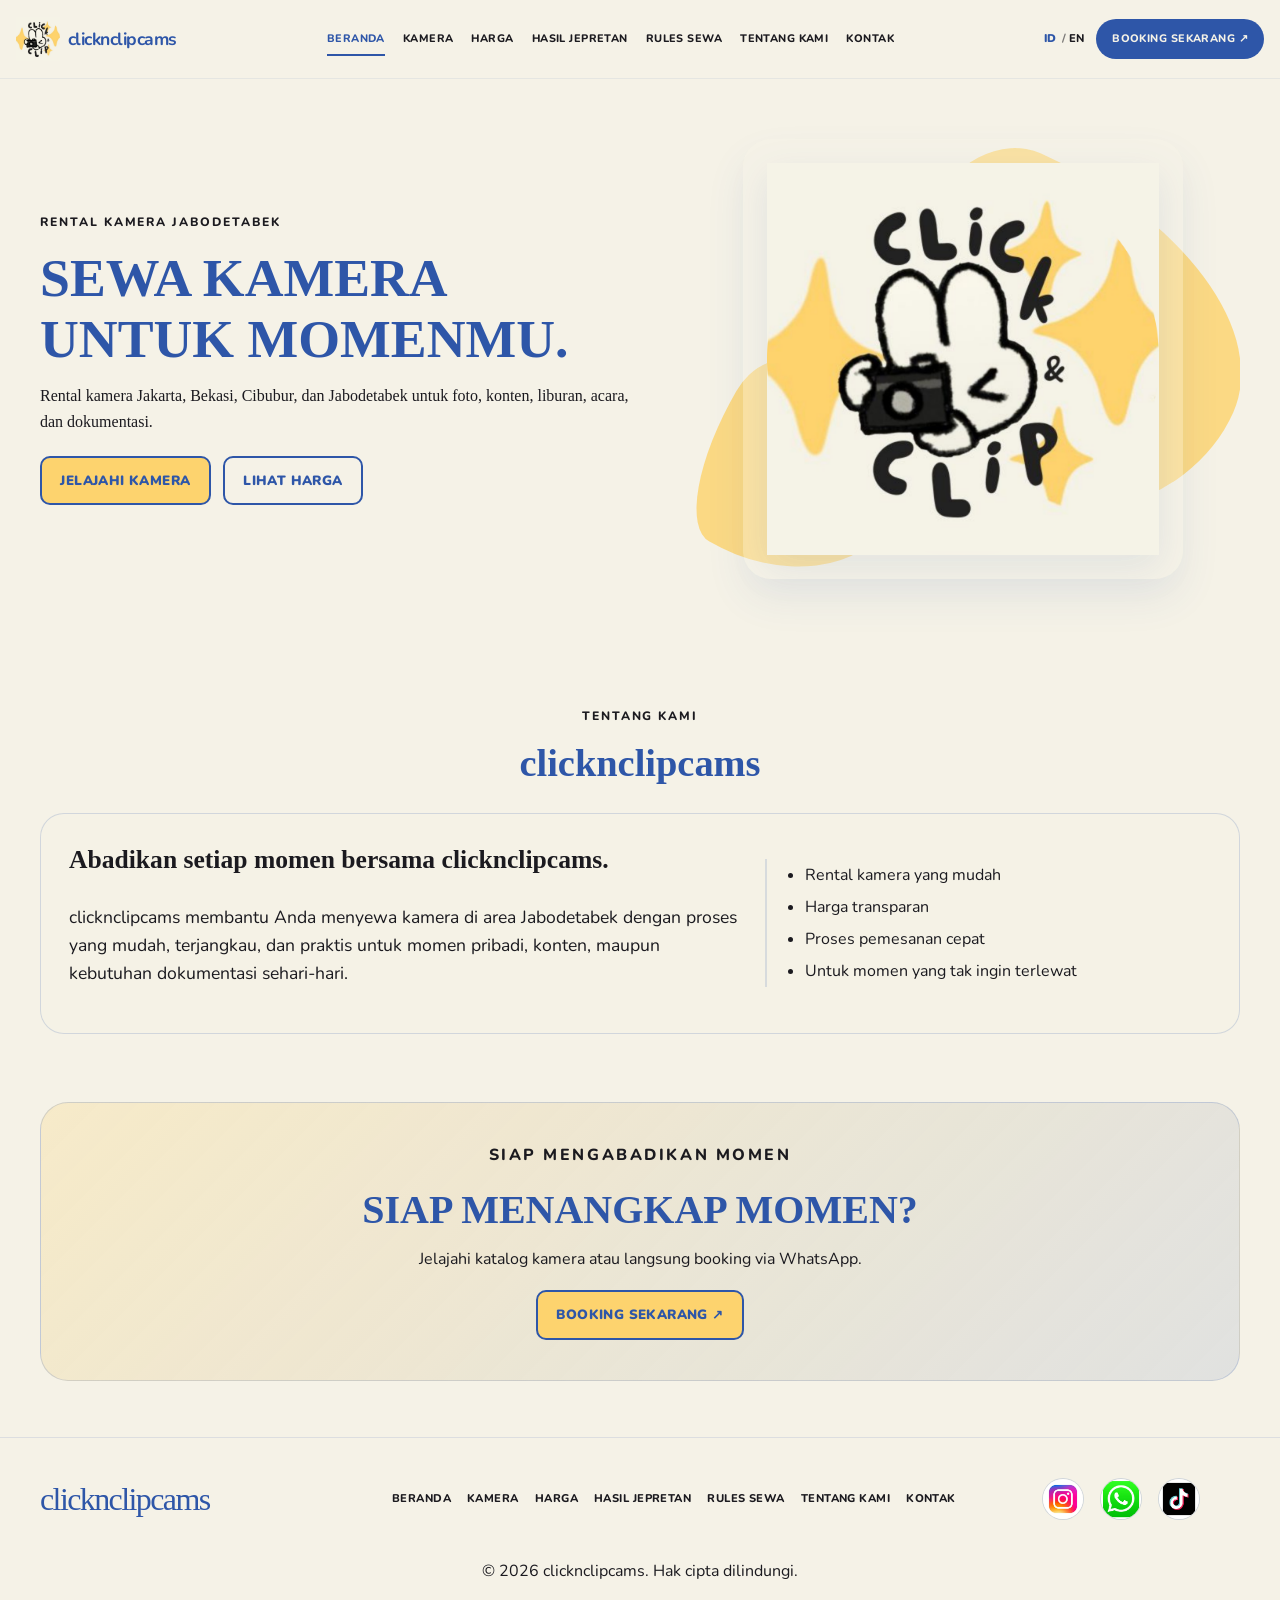
<file: index.html>
<!DOCTYPE html>
<html lang="id">
  <head>
    <meta charset="UTF-8" />
    <meta
      name="viewport"
      content="width=device-width, initial-scale=1.0"
    />

    <!-- SEO -->
    <title data-i18n="homeTitle">Sewa Kamera Jabodetabek | clicknclipcams</title>

    <meta
      name="description"
      content="clicknclipcams adalah rental kamera di Jabodetabek untuk foto, konten, liburan, acara, dan dokumentasi. Sewa kamera Jakarta, Bekasi, Cibubur, dan sekitarnya."
      data-i18n-content="homeMeta"
    />

    <meta
      name="keywords"
      content="sewa kamera Jabodetabek, sewa kamera Jakarta, rental kamera Jabodetabek, sewa digicam Jabodetabek, sewa kamera murah, rental kamera Jakarta, sewa kamera Bekasi, sewa kamera Cibubur"
    />

    <meta name="robots" content="index, follow" />
    <meta name="googlebot" content="index, follow" />

    <link
      rel="canonical"
      href="https://clickclipcams.github.io/clicknclipcams/"
    />

    <!-- Open Graph -->
    <meta property="og:type" content="website" />
    <meta
      property="og:title"
      content="Sewa Kamera Jabodetabek | clicknclipcams"
    />
    <meta
      property="og:description"
      content="Rental kamera Jakarta, Bekasi, Cibubur, dan Jabodetabek untuk foto, konten, liburan, acara, dan dokumentasi."
    />
    <meta
      property="og:url"
      content="https://clickclipcams.github.io/clicknclipcams/"
    />
    <meta property="og:site_name" content="clicknclipcams" />
    <meta property="og:locale" content="id_ID" />
    <meta
      property="og:image"
      content="https://clickclipcams.github.io/clicknclipcams/assets/logo/logo%20cnc.png"
    />
    <meta
      property="og:image:alt"
      content="clicknclipcams - rental kamera Jabodetabek"
    />

    <!-- Twitter / X -->
    <meta name="twitter:card" content="summary_large_image" />
    <meta
      name="twitter:title"
      content="Sewa Kamera Jabodetabek | clicknclipcams"
    />
    <meta
      name="twitter:description"
      content="Rental kamera Jakarta, Bekasi, Cibubur, dan Jabodetabek untuk foto, konten, liburan, acara, dan dokumentasi."
    />
    <meta
      name="twitter:image"
      content="https://clickclipcams.github.io/clicknclipcams/assets/logo/logo%20cnc.png"
    />
    <meta
      name="twitter:image:alt"
      content="clicknclipcams - rental kamera Jabodetabek"
    />

    <meta name="theme-color" content="#ffffff" />

    <!-- Fonts -->
    <link
      rel="preconnect"
      href="https://fonts.googleapis.com"
    />
    <link
      rel="preconnect"
      href="https://fonts.gstatic.com"
      crossorigin
    />
    <link
      href="https://fonts.googleapis.com/css2?family=Caveat:wght@400;600;700&family=Nunito:wght@400;600;700;800;900&display=swap"
      rel="stylesheet"
    />

    <!-- CSS -->
    <link rel="stylesheet" href="./css/style.css" />
    <link rel="stylesheet" href="./css/responsive.css" />

    <!-- Structured Data -->
    <script type="application/ld+json">
    {
      "@context": "https://schema.org",
      "@type": "WebSite",
      "name": "clicknclipcams",
      "url": "https://clickclipcams.github.io/clicknclipcams/",
      "description": "Sewa kamera Jabodetabek untuk foto, konten, liburan, acara, dan dokumentasi."
    }
    </script>

    <script type="application/ld+json">
    {
      "@context": "https://schema.org",
      "@type": "Organization",
      "name": "clicknclipcams",
      "url": "https://clickclipcams.github.io/clicknclipcams/",
      "logo": "https://clickclipcams.github.io/clicknclipcams/assets/logo/logo%20cnc.png",
      "sameAs": [
        "https://www.instagram.com/clicknclipcams/",
        "https://www.tiktok.com/@clicknclipcams"
      ]
    }
    </script>
  </head>

  <body>
    <header class="site-header">
      <nav
        class="navbar container"
        aria-label="Navigasi utama"
        data-i18n-aria="navLabel"
      >
        <div class="nav-left">
          <a
            class="brand"
            href="./index.html"
            aria-label="Beranda clicknclipcams"
            data-i18n-aria="brandHome"
          >
            <img
              src="./assets/logo/logo cnc.png"
              alt="clicknclipcams - rental kamera Jabodetabek"
            />
            <span class="brand-name">clicknclipcams</span>
          </a>
        </div>

        <div class="nav-center">
          <div class="nav-links">
            <a
              href="./index.html"
              class="active"
              data-i18n="navHome"
            >
              HOME
            </a>

            <a
              href="./pages/cameras.html"
              data-i18n="navCameras"
            >
              KAMERA
            </a>

            <a
              href="./pages/price.html"
              data-i18n="navPrice"
            >
              HARGA
            </a>

            <a
              href="./pages/results.html"
              data-i18n="navResults"
            >
              HASIL FOTO
            </a>

            <a
              href="./pages/rules.html"
              data-i18n="navRules"
            >
              ATURAN
            </a>

            <a
              href="./pages/about.html"
              data-i18n="navAbout"
            >
              TENTANG
            </a>

            <a
              href="./pages/contact.html"
              data-i18n="navContact"
            >
              KONTAK
            </a>
          </div>
        </div>

        <div class="nav-right">
          <div
            class="lang-switcher"
            aria-label="Pilihan bahasa"
            data-i18n-aria="languageLabel"
          >
            <button
              class="lang-btn active"
              data-lang="id"
              aria-label="Bahasa Indonesia"
              data-i18n-aria="languageIndonesian"
            >
              ID
            </button>

            <button
              class="lang-btn"
              data-lang="en"
              aria-label="Bahasa Inggris"
              data-i18n-aria="languageEnglish"
            >
              EN
            </button>
          </div>

          <a
            href="https://wa.me/message/5H4XGYNTRZLXB1"
            class="booking-pill"
            target="_blank"
            rel="noopener noreferrer"
            data-i18n="booking"
          >
            Booking Sekarang ↗
          </a>

          <button
            class="nav-toggle"
            aria-label="Buka menu"
            aria-expanded="false"
            data-i18n-aria="menuOpen"
          >
            <span></span>
            <span></span>
            <span></span>
          </button>
        </div>
      </nav>
    </header>

    <main>
      <!-- HERO -->
      <section class="hero container reveal">
        <div class="hero-copy">
          <p
            class="eyebrow"
            data-i18n="heroEyebrow"
          >
            rental kamera Jabodetabek
          </p>

          <h1 data-i18n="heroTitle">
            SEWA KAMERA UNTUK MOMENMU.
          </h1>

          <p
            class="subhead"
            data-i18n="heroSubtitle"
          >
            Rental kamera Jakarta, Bekasi, Cibubur, dan
            Jabodetabek untuk foto, konten, liburan, acara,
            dan dokumentasi.
          </p>

          <div class="hero-actions">
            <a
              href="./pages/cameras.html"
              class="btn btn-primary"
              data-i18n="explore"
            >
              JELAJAHI KAMERA
            </a>

            <a
              href="./pages/price.html"
              class="btn btn-secondary"
              data-i18n="viewPrice"
            >
              LIHAT HARGA
            </a>
          </div>
        </div>

        <div
          class="hero-visual"
          aria-label="Visual utama clicknclipcams"
          data-i18n-aria="heroVisual"
        >
          <div class="shape shape-yellow large"></div>
          <div class="shape shape-yellow small"></div>

          <div class="hero-image-wrap">
            <img
              src="./assets/logo/logo cnc.png"
              alt="Logo clicknclipcams rental kamera"
            />
          </div>
        </div>
      </section>

      <!-- ABOUT -->
      <section class="section container reveal">
        <div class="section-head text-center">
          <p
            class="eyebrow"
            data-i18n="homeAboutEyebrow"
          >
            tentang kami
          </p>

          <h2>clicknclipcams</h2>
        </div>

        <div class="about-layout">
          <div class="about-copy">
            <p data-i18n="homeTagline">
              Abadikan setiap momen bersama clicknclipcams.
            </p>

            <p data-i18n="homeDescription">
              clicknclipcams membantu Anda menyewa kamera
              di area Jabodetabek dengan proses yang mudah,
              terjangkau, dan praktis untuk momen pribadi,
              konten, maupun kebutuhan dokumentasi sehari-hari.
            </p>
          </div>

          <div class="about-panel">
            <ul>
              <li data-i18n="homeValue1">
                Rental kamera yang mudah
              </li>

              <li data-i18n="homeValue2">
                Harga transparan
              </li>

              <li data-i18n="homeValue3">
                Proses pemesanan cepat
              </li>

              <li data-i18n="homeValue4">
                Untuk momen yang tak ingin terlewat
              </li>
            </ul>
          </div>
        </div>
      </section>

      <!-- BOOKING CTA -->
      <section
        class="section container reveal cta-booking"
      >
        <div class="cta-box">
          <p
            class="eyebrow"
            data-i18n="homeCtaEyebrow"
          >
            siap mengabadikan momen
          </p>

          <h2 data-i18n="homeCtaTitle">
            SIAP MENANGKAP MOMEN?
          </h2>

          <p data-i18n="homeCtaDescription">
            Jelajahi katalog kamera atau langsung booking
            via WhatsApp.
          </p>

          <a
            href="https://wa.me/message/5H4XGYNTRZLXB1"
            class="btn btn-primary"
            target="_blank"
            rel="noopener noreferrer"
            data-i18n="homeCtaButton"
          >
            BOOKING SEKARANG ↗
          </a>
        </div>
      </section>
    </main>

    <!-- FOOTER -->
    <footer class="site-footer">
      <div class="container footer-grid">
        <div>
          <a
            href="./index.html"
            class="brand-footer"
          >
            clicknclipcams
          </a>
        </div>

        <div class="footer-links">
          <a
            href="./index.html"
            data-i18n="navHome"
          >
            HOME
          </a>

          <a
            href="./pages/cameras.html"
            data-i18n="navCameras"
          >
            KAMERA
          </a>

          <a
            href="./pages/price.html"
            data-i18n="navPrice"
          >
            HARGA
          </a>

          <a
            href="./pages/results.html"
            data-i18n="navResults"
          >
            HASIL FOTO
          </a>

          <a
            href="./pages/rules.html"
            data-i18n="navRules"
          >
            ATURAN
          </a>

          <a
            href="./pages/about.html"
            data-i18n="navAbout"
          >
            TENTANG
          </a>

          <a
            href="./pages/contact.html"
            data-i18n="navContact"
          >
            KONTAK
          </a>
        </div>

        <div class="footer-socials">
          <a
            href="https://www.instagram.com/clicknclipcams/"
            target="_blank"
            rel="noopener noreferrer"
            aria-label="Instagram clicknclipcams"
          >
            <img
              src="./assets/logo sosmed/LOGO IG.jpg"
              alt="Instagram clicknclipcams"
            />
          </a>

          <a
            href="https://wa.me/message/5H4XGYNTRZLXB1"
            target="_blank"
            rel="noopener noreferrer"
            aria-label="WhatsApp clicknclipcams"
          >
            <img
              src="./assets/logo sosmed/LOGO WA.jpg"
              alt="WhatsApp clicknclipcams"
            />
          </a>

          <a
            href="https://www.tiktok.com/@clicknclipcams?_r=1&_t=ZS-9AHLdMg0zGX"
            target="_blank"
            rel="noopener noreferrer"
            aria-label="TikTok clicknclipcams"
          >
            <img
              src="./assets/logo sosmed/LOGO TIKTOK.jpg"
              alt="TikTok clicknclipcams"
            />
          </a>
        </div>
      </div>

      <div class="container footer-bottom">
        <p>
          © <span id="year"></span>
          clicknclipcams.
          <span data-i18n="copyright">
            Hak cipta dilindungi.
          </span>
        </p>
      </div>
    </footer>

    <script src="./js/language.js"></script>
    <script src="./js/main.js"></script>
  </body>
</html>
</file>
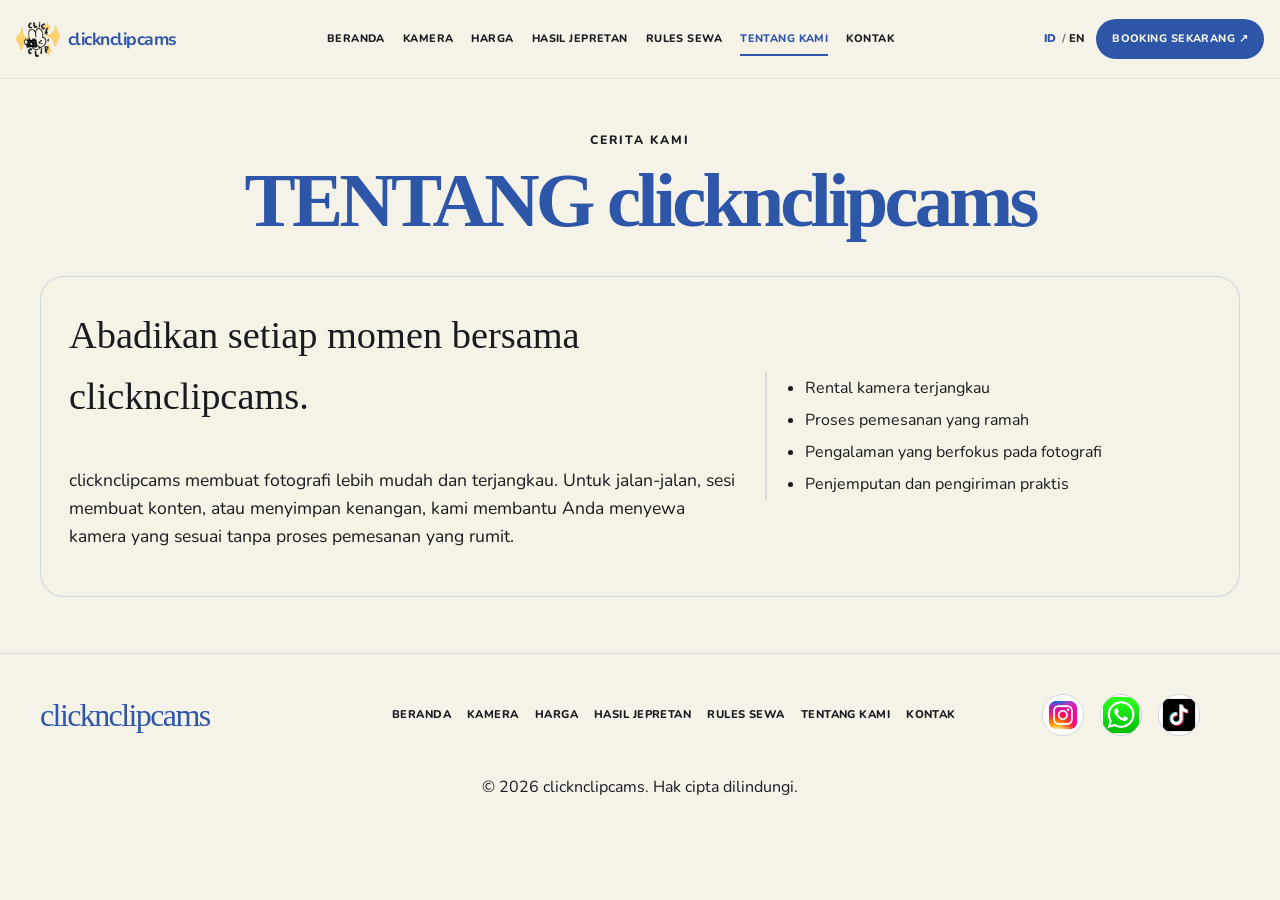
<file: pages/about.html>
<!DOCTYPE html>
<html lang="id">
  <head>
    <meta charset="UTF-8" />
    <meta name="viewport" content="width=device-width, initial-scale=1.0" />
    <meta name="description" content="Kenali clicknclipcams, rental kamera yang memudahkan siapa saja mengabadikan momen." data-i18n-content="aboutMeta" />
    <title data-i18n="aboutTitle">Tentang — clicknclipcams</title>
    <link rel="preconnect" href="https://fonts.googleapis.com" />
    <link rel="preconnect" href="https://fonts.gstatic.com" crossorigin />
    <link href="https://fonts.googleapis.com/css2?family=Caveat:wght@400;600;700&family=Nunito:wght@400;600;700;800;900&display=swap" rel="stylesheet" />
    <link rel="stylesheet" href="../css/style.css" />
    <link rel="stylesheet" href="../css/responsive.css" />
  </head>
  <body>
    <header class="site-header">
      <nav class="navbar container" aria-label="Navigasi utama" data-i18n-aria="navLabel">
        <div class="nav-left">
          <a class="brand" href="../index.html" aria-label="Beranda clicknclipcams" data-i18n-aria="brandHome">
            <img src="../assets/logo/logo cnc.png" alt="clicknclipcams logo" />
            <span class="brand-name">clicknclipcams</span>
          </a>
        </div>

        <div class="nav-center">
          <div class="nav-links">
            <a href="../index.html" data-i18n="navHome">HOME</a>
            <a href="./cameras.html" data-i18n="navCameras">KAMERA</a>
            <a href="./price.html" data-i18n="navPrice">HARGA</a>
            <a href="./results.html" data-i18n="navResults">HASIL FOTO</a>
            <a href="./rules.html" data-i18n="navRules">ATURAN</a>
            <a href="./about.html" class="active" data-i18n="navAbout">TENTANG</a>
            <a href="./contact.html" data-i18n="navContact">KONTAK</a>
          </div>
        </div>

        <div class="nav-right">
          <div class="lang-switcher" aria-label="Pilihan bahasa" data-i18n-aria="languageLabel">
            <button class="lang-btn active" data-lang="id" aria-label="Bahasa Indonesia" data-i18n-aria="languageIndonesian">ID</button>
            <button class="lang-btn" data-lang="en" aria-label="Bahasa Inggris" data-i18n-aria="languageEnglish">EN</button>
          </div>
          <a href="https://wa.me/message/5H4XGYNTRZLXB1" class="booking-pill" target="_blank" rel="noopener noreferrer" data-i18n="booking">Booking Sekarang ↗</a>
          <button class="nav-toggle" aria-label="Buka menu" aria-expanded="false" data-i18n-aria="menuOpen">
            <span></span><span></span><span></span>
          </button>
        </div>
      </nav>
    </header>

    <main>
      <section class="page-header container reveal">
        <p class="eyebrow" data-i18n="aboutEyebrow">cerita kami</p>
        <h1 data-i18n="aboutHeading">TENTANG clicknclipcams</h1>
      </section>

      <section class="container section-stack reveal">
        <div class="about-layout">
          <div class="about-copy">
            <p data-i18n="aboutTagline">Abadikan setiap momen bersama clicknclipcams.</p>
            <p data-i18n="aboutDescription">clicknclipcams membuat fotografi lebih mudah dan terjangkau. Untuk jalan-jalan, sesi membuat konten, atau menyimpan kenangan, kami membantu Anda menyewa kamera yang sesuai tanpa proses pemesanan yang rumit.</p>
          </div>
          <div class="about-panel">
            <ul>
              <li data-i18n="aboutValue1">Rental kamera terjangkau</li>
              <li data-i18n="aboutValue2">Proses pemesanan yang ramah</li>
              <li data-i18n="aboutValue3">Pengalaman yang berfokus pada fotografi</li>
              <li data-i18n="aboutValue4">Penjemputan dan pengiriman praktis</li>
            </ul>
          </div>
        </div>
      </section>
    </main>

    <footer class="site-footer">
      <div class="container footer-grid">
        <div><a href="../index.html" class="brand-footer">clicknclipcams</a></div>
        <div class="footer-links">
          <a href="../index.html" data-i18n="navHome">HOME</a>
          <a href="./cameras.html" data-i18n="navCameras">KAMERA</a>
          <a href="./price.html" data-i18n="navPrice">HARGA</a>
          <a href="./results.html" data-i18n="navResults">HASIL FOTO</a>
          <a href="./rules.html" data-i18n="navRules">ATURAN</a>
          <a href="./about.html" data-i18n="navAbout">TENTANG</a>
          <a href="./contact.html" data-i18n="navContact">KONTAK</a>
        </div>
        <div class="footer-socials">
          <a href="https://www.instagram.com/clicknclipcams/" target="_blank" rel="noopener noreferrer" aria-label="Instagram clicknclipcams">
            <img src="../assets/logo sosmed/LOGO IG.jpg" alt="Instagram clicknclipcams" />
          </a>
          <a href="https://wa.me/message/5H4XGYNTRZLXB1" target="_blank" rel="noopener noreferrer" aria-label="WhatsApp clicknclipcams">
            <img src="../assets/logo sosmed/LOGO WA.jpg" alt="WhatsApp clicknclipcams" />
          </a>
          <a href="https://www.tiktok.com/@clicknclipcams?_r=1&amp;_t=ZS-9AHLdMg0zGX" target="_blank" rel="noopener noreferrer" aria-label="TikTok clicknclipcams">
            <img src="../assets/logo sosmed/LOGO TIKTOK.jpg" alt="TikTok clicknclipcams" />
          </a>
        </div>
      </div>
      <div class="container footer-bottom"><p>© <span id="year"></span> clicknclipcams. <span data-i18n="copyright">Hak cipta dilindungi.</span></p></div>
    </footer>

    <script src="../js/language.js"></script>
    <script src="../js/main.js"></script>
  </body>
</html>
</file>
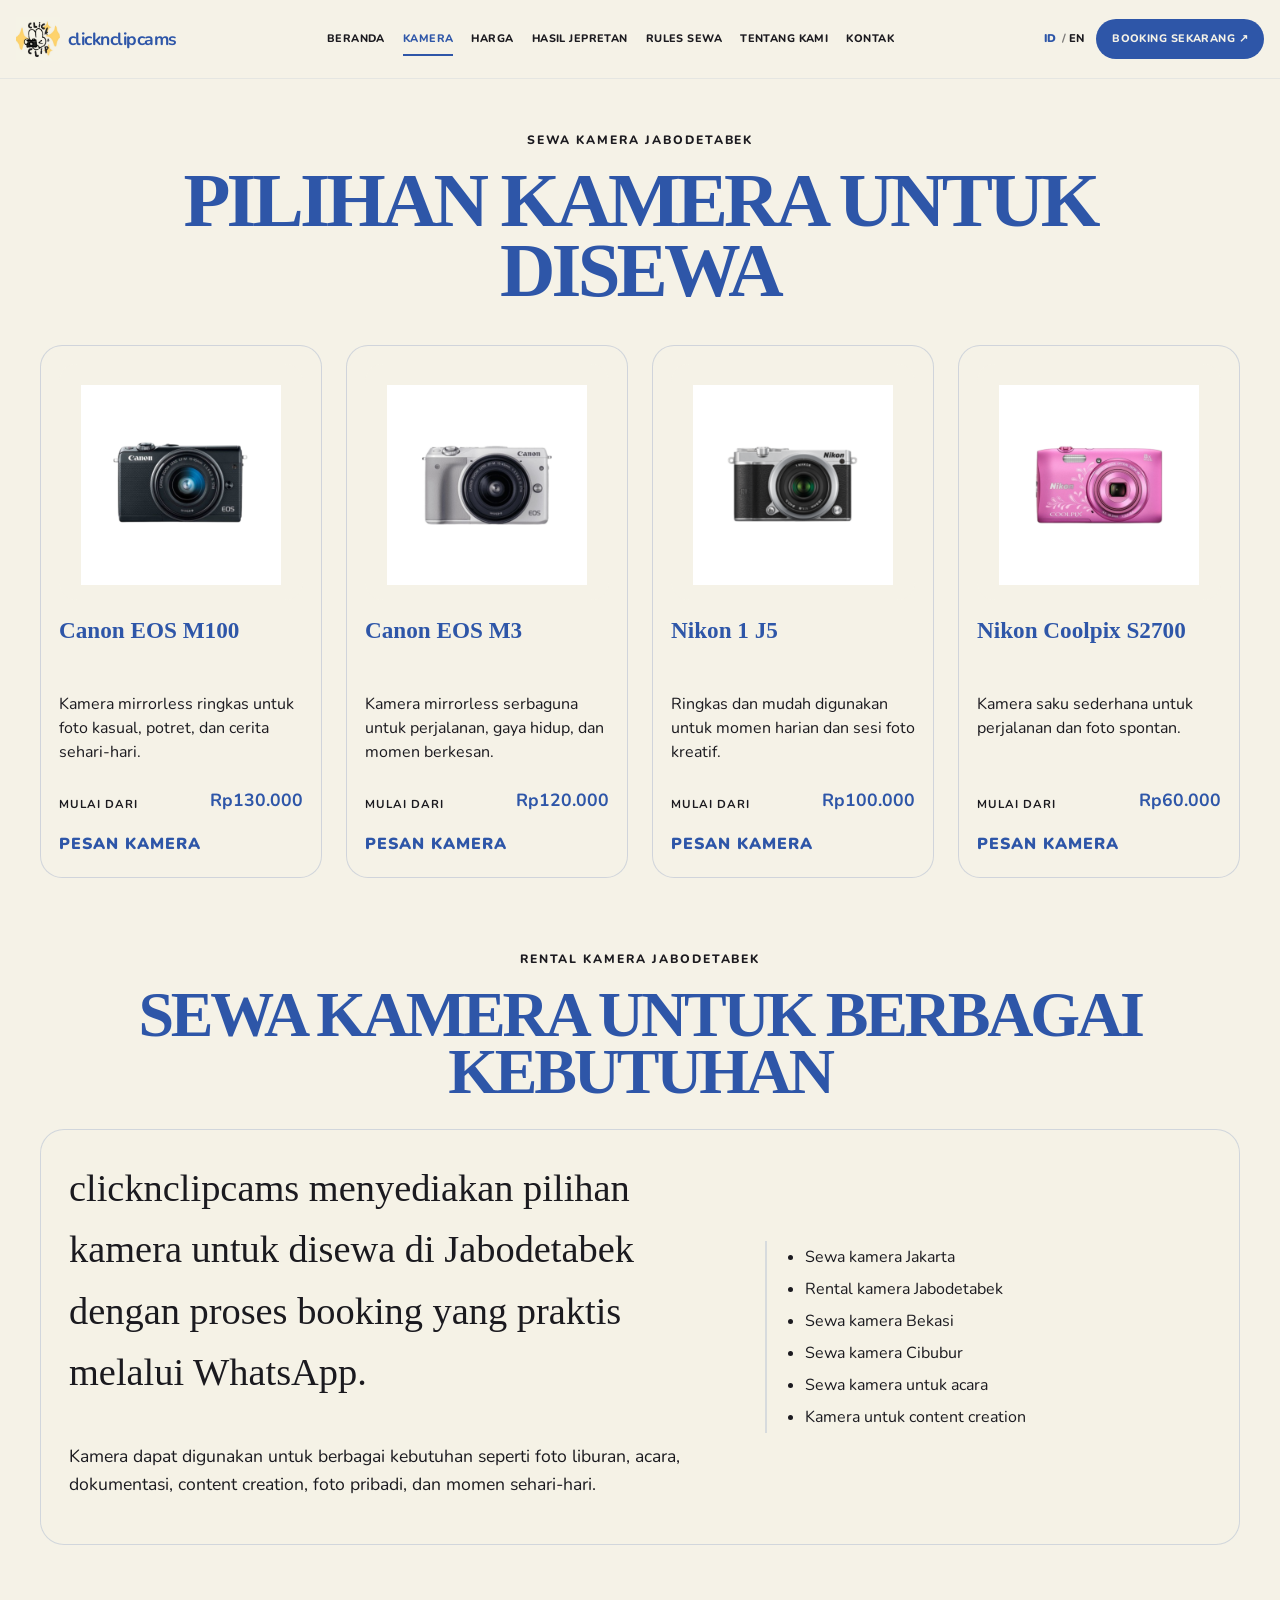
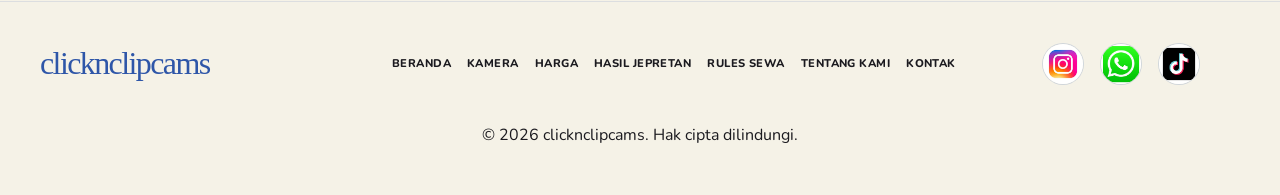
<file: pages/cameras.html>
<!DOCTYPE html>
<html lang="id">
  <head>
    <meta charset="UTF-8" />
    <meta name="viewport" content="width=device-width, initial-scale=1.0" />

    <meta
      name="description"
      content="Pilihan kamera untuk disewa di Jabodetabek. Temukan kamera Canon, Nikon, dan kamera lainnya untuk foto, liburan, acara, content creation, dan dokumentasi."
      data-i18n-content="camerasMeta"
    />

    <meta
      name="keywords"
      content="sewa kamera Jabodetabek, sewa kamera Jakarta, rental kamera Jabodetabek, rental kamera Jakarta, sewa kamera murah, sewa digicam Jabodetabek, kamera rental Bekasi, kamera rental Cibubur"
    />

    <meta name="robots" content="index, follow" />
    <meta name="googlebot" content="index, follow" />

    <link
      rel="canonical"
      href="https://clickclipcams.github.io/clicknclipcams/pages/cameras.html"
    />

    <!-- Open Graph -->
    <meta
      property="og:title"
      content="Sewa Kamera Jabodetabek | Pilihan Kamera clicknclipcams"
    />
    <meta
      property="og:description"
      content="Pilihan kamera untuk disewa di Jabodetabek untuk foto, liburan, acara, content creation, dan dokumentasi."
    />
    <meta
      property="og:url"
      content="https://clickclipcams.github.io/clicknclipcams/pages/cameras.html"
    />
    <meta property="og:type" content="website" />
    <meta property="og:site_name" content="clicknclipcams" />

    <!-- Twitter Card -->
    <meta name="twitter:card" content="summary" />
    <meta
      name="twitter:title"
      content="Sewa Kamera Jabodetabek | clicknclipcams"
    />
    <meta
      name="twitter:description"
      content="Pilihan kamera untuk disewa di Jabodetabek untuk berbagai kebutuhan fotografi dan dokumentasi."
    />

    <title data-i18n="camerasTitle">
      Sewa Kamera Jabodetabek | Pilihan Kamera clicknclipcams
    </title>

    <link rel="preconnect" href="https://fonts.googleapis.com" />
    <link rel="preconnect" href="https://fonts.gstatic.com" crossorigin />
    <link
      href="https://fonts.googleapis.com/css2?family=Caveat:wght@400;600;700&family=Nunito:wght@400;600;700;800;900&display=swap"
      rel="stylesheet"
    />

    <link rel="stylesheet" href="../css/style.css" />
    <link rel="stylesheet" href="../css/responsive.css" />

    <!-- Structured Data -->
    <script type="application/ld+json">
      {
        "@context": "https://schema.org",
        "@type": "CollectionPage",
        "name": "Sewa Kamera Jabodetabek - clicknclipcams",
        "description": "Pilihan kamera untuk disewa di Jabodetabek untuk foto, liburan, acara, content creation, dan dokumentasi.",
        "url": "https://clickclipcams.github.io/clicknclipcams/pages/cameras.html",
        "isPartOf": {
          "@type": "WebSite",
          "name": "clicknclipcams",
          "url": "https://clickclipcams.github.io/clicknclipcams/"
        }
      }
    </script>
  </head>

  <body>
    <header class="site-header">
      <nav
        class="navbar container"
        aria-label="Navigasi utama"
        data-i18n-aria="navLabel"
      >
        <div class="nav-left">
          <a
            class="brand"
            href="../index.html"
            aria-label="Beranda clicknclipcams"
            data-i18n-aria="brandHome"
          >
            <img
              src="../assets/logo/logo cnc.png"
              alt="clicknclipcams - sewa kamera Jabodetabek"
            />
            <span class="brand-name">clicknclipcams</span>
          </a>
        </div>

        <div class="nav-center">
          <div class="nav-links">
            <a href="../index.html" data-i18n="navHome">HOME</a>

            <a
              href="./cameras.html"
              class="active"
              data-i18n="navCameras"
            >
              KAMERA
            </a>

            <a href="./price.html" data-i18n="navPrice">
              HARGA
            </a>

            <a href="./results.html" data-i18n="navResults">
              HASIL FOTO
            </a>

            <a href="./rules.html" data-i18n="navRules">
              ATURAN
            </a>

            <a href="./about.html" data-i18n="navAbout">
              TENTANG
            </a>

            <a href="./contact.html" data-i18n="navContact">
              KONTAK
            </a>
          </div>
        </div>

        <div class="nav-right">
          <div
            class="lang-switcher"
            aria-label="Pilihan bahasa"
            data-i18n-aria="languageLabel"
          >
            <button
              class="lang-btn active"
              data-lang="id"
              aria-label="Bahasa Indonesia"
              data-i18n-aria="languageIndonesian"
            >
              ID
            </button>

            <button
              class="lang-btn"
              data-lang="en"
              aria-label="Bahasa Inggris"
              data-i18n-aria="languageEnglish"
            >
              EN
            </button>
          </div>

          <a
            href="https://wa.me/message/5H4XGYNTRZLXB1"
            class="booking-pill"
            target="_blank"
            rel="noopener noreferrer"
            data-i18n="booking"
          >
            Booking Sekarang ↗
          </a>

          <button
            class="nav-toggle"
            aria-label="Buka menu"
            aria-expanded="false"
            data-i18n-aria="menuOpen"
          >
            <span></span>
            <span></span>
            <span></span>
          </button>
        </div>
      </nav>
    </header>

    <main>
      <!-- PAGE HEADER -->
      <section class="page-header container reveal">
        <p
          class="eyebrow"
          data-i18n="camerasEyebrow"
        >
          sewa kamera Jabodetabek
        </p>

        <h1 data-i18n="camerasHeading">
          PILIHAN KAMERA UNTUK DISEWA
        </h1>
      </section>

      <!-- CAMERA CATALOG -->
      <section class="container section-stack reveal">
        <div class="camera-grid">

          <!-- CANON EOS M100 -->
          <article class="camera-card">
            <div class="camera-image-wrap">
              <img
                src="../assets/cameras/Canon EOS M100.png"
                alt="Canon EOS M100 untuk sewa kamera Jabodetabek"
                data-i18n-alt="cameraAltM100"
              />
            </div>

            <div class="card-copy">
              <h3>Canon EOS M100</h3>

              <p data-i18n="cameraM100Description">
                Kamera mirrorless ringkas untuk foto kasual, potret,
                dan cerita sehari-hari.
              </p>

              <div class="card-meta">
                <span data-i18n="startingFrom">
                  Mulai dari
                </span>

                <strong>Rp130.000</strong>
              </div>

              <a
                href="https://wa.me/message/5H4XGYNTRZLXB1"
                class="link-arrow"
                target="_blank"
                rel="noopener noreferrer"
                data-i18n="bookThis"
              >
                PESAN KAMERA
              </a>
            </div>
          </article>

          <!-- CANON EOS M3 -->
          <article class="camera-card">
            <div class="camera-image-wrap">
              <img
                src="../assets/cameras/Canon EOS M3.png"
                alt="Canon EOS M3 untuk sewa kamera Jabodetabek"
                data-i18n-alt="cameraAltM3"
              />
            </div>

            <div class="card-copy">
              <h3>Canon EOS M3</h3>

              <p data-i18n="cameraM3Description">
                Kamera mirrorless serbaguna untuk perjalanan,
                gaya hidup, dan momen berkesan.
              </p>

              <div class="card-meta">
                <span data-i18n="startingFrom">
                  Mulai dari
                </span>

                <strong>Rp120.000</strong>
              </div>

              <a
                href="https://wa.me/message/5H4XGYNTRZLXB1"
                class="link-arrow"
                target="_blank"
                rel="noopener noreferrer"
                data-i18n="bookThis"
              >
                PESAN KAMERA
              </a>
            </div>
          </article>

          <!-- NIKON 1 J5 -->
          <article class="camera-card">
            <div class="camera-image-wrap">
              <img
                src="../assets/cameras/Nikon 1 J5.png"
                alt="Nikon 1 J5 untuk sewa kamera Jabodetabek"
                data-i18n-alt="cameraAltJ5"
              />
            </div>

            <div class="card-copy">
              <h3>Nikon 1 J5</h3>

              <p data-i18n="cameraJ5Description">
                Ringkas dan mudah digunakan untuk momen harian
                dan sesi foto kreatif.
              </p>

              <div class="card-meta">
                <span data-i18n="startingFrom">
                  Mulai dari
                </span>

                <strong>Rp100.000</strong>
              </div>

              <a
                href="https://wa.me/message/5H4XGYNTRZLXB1"
                class="link-arrow"
                target="_blank"
                rel="noopener noreferrer"
                data-i18n="bookThis"
              >
                PESAN KAMERA
              </a>
            </div>
          </article>

          <!-- NIKON COOLPIX S2700 -->
          <article class="camera-card">
            <div class="camera-image-wrap">
              <img
                src="../assets/cameras/Nikon Coolpix S2700.png"
                alt="Nikon Coolpix S2700 untuk sewa kamera Jabodetabek"
                data-i18n-alt="cameraAltS2700"
              />
            </div>

            <div class="card-copy">
              <h3>Nikon Coolpix S2700</h3>

              <p data-i18n="cameraS2700Description">
                Kamera saku sederhana untuk perjalanan
                dan foto spontan.
              </p>

              <div class="card-meta">
                <span data-i18n="startingFrom">
                  Mulai dari
                </span>

                <strong>Rp60.000</strong>
              </div>

              <a
                href="https://wa.me/message/5H4XGYNTRZLXB1"
                class="link-arrow"
                target="_blank"
                rel="noopener noreferrer"
                data-i18n="bookThis"
              >
                PESAN KAMERA
              </a>
            </div>
          </article>

        </div>
      </section>

      <!-- SEO SUPPORTING CONTENT -->
      <section class="section container reveal">
        <div class="section-head text-center">
          <p class="eyebrow">
            rental kamera Jabodetabek
          </p>

          <h2>
            SEWA KAMERA UNTUK BERBAGAI KEBUTUHAN
          </h2>
        </div>

        <div class="about-layout">
          <div class="about-copy">
            <p>
              clicknclipcams menyediakan pilihan kamera untuk disewa
              di Jabodetabek dengan proses booking yang praktis melalui
              WhatsApp.
            </p>

            <p>
              Kamera dapat digunakan untuk berbagai kebutuhan seperti
              foto liburan, acara, dokumentasi, content creation,
              foto pribadi, dan momen sehari-hari.
            </p>
          </div>

          <div class="about-panel">
            <ul>
              <li>Sewa kamera Jakarta</li>
              <li>Rental kamera Jabodetabek</li>
              <li>Sewa kamera Bekasi</li>
              <li>Sewa kamera Cibubur</li>
              <li>Sewa kamera untuk acara</li>
              <li>Kamera untuk content creation</li>
            </ul>
          </div>
        </div>
      </section>
    </main>

    <footer class="site-footer">
      <div class="container footer-grid">
        <div>
          <a
            href="../index.html"
            class="brand-footer"
          >
            clicknclipcams
          </a>
        </div>

        <div class="footer-links">
          <a href="../index.html" data-i18n="navHome">
            HOME
          </a>

          <a href="./cameras.html" data-i18n="navCameras">
            KAMERA
          </a>

          <a href="./price.html" data-i18n="navPrice">
            HARGA
          </a>

          <a href="./results.html" data-i18n="navResults">
            HASIL FOTO
          </a>

          <a href="./rules.html" data-i18n="navRules">
            ATURAN
          </a>

          <a href="./about.html" data-i18n="navAbout">
            TENTANG
          </a>

          <a href="./contact.html" data-i18n="navContact">
            KONTAK
          </a>
        </div>

        <div class="footer-socials">
          <a
            href="https://www.instagram.com/clicknclipcams/"
            target="_blank"
            rel="noopener noreferrer"
            aria-label="Instagram clicknclipcams"
          >
            <img
              src="../assets/logo sosmed/LOGO IG.jpg"
              alt="Instagram clicknclipcams"
            />
          </a>

          <a
            href="https://wa.me/message/5H4XGYNTRZLXB1"
            target="_blank"
            rel="noopener noreferrer"
            aria-label="WhatsApp clicknclipcams"
          >
            <img
              src="../assets/logo sosmed/LOGO WA.jpg"
              alt="WhatsApp clicknclipcams"
            />
          </a>

          <a
            href="https://www.tiktok.com/@clicknclipcams?_r=1&amp;_t=ZS-9AHLdMg0zGX"
            target="_blank"
            rel="noopener noreferrer"
            aria-label="TikTok clicknclipcams"
          >
            <img
              src="../assets/logo sosmed/LOGO TIKTOK.jpg"
              alt="TikTok clicknclipcams"
            />
          </a>
        </div>
      </div>

      <div class="container footer-bottom">
        <p>
          © <span id="year"></span> clicknclipcams.
          <span data-i18n="copyright">
            Hak cipta dilindungi.
          </span>
        </p>
      </div>
    </footer>

    <script src="../js/language.js"></script>
    <script src="../js/main.js"></script>
  </body>
</html>
</file>
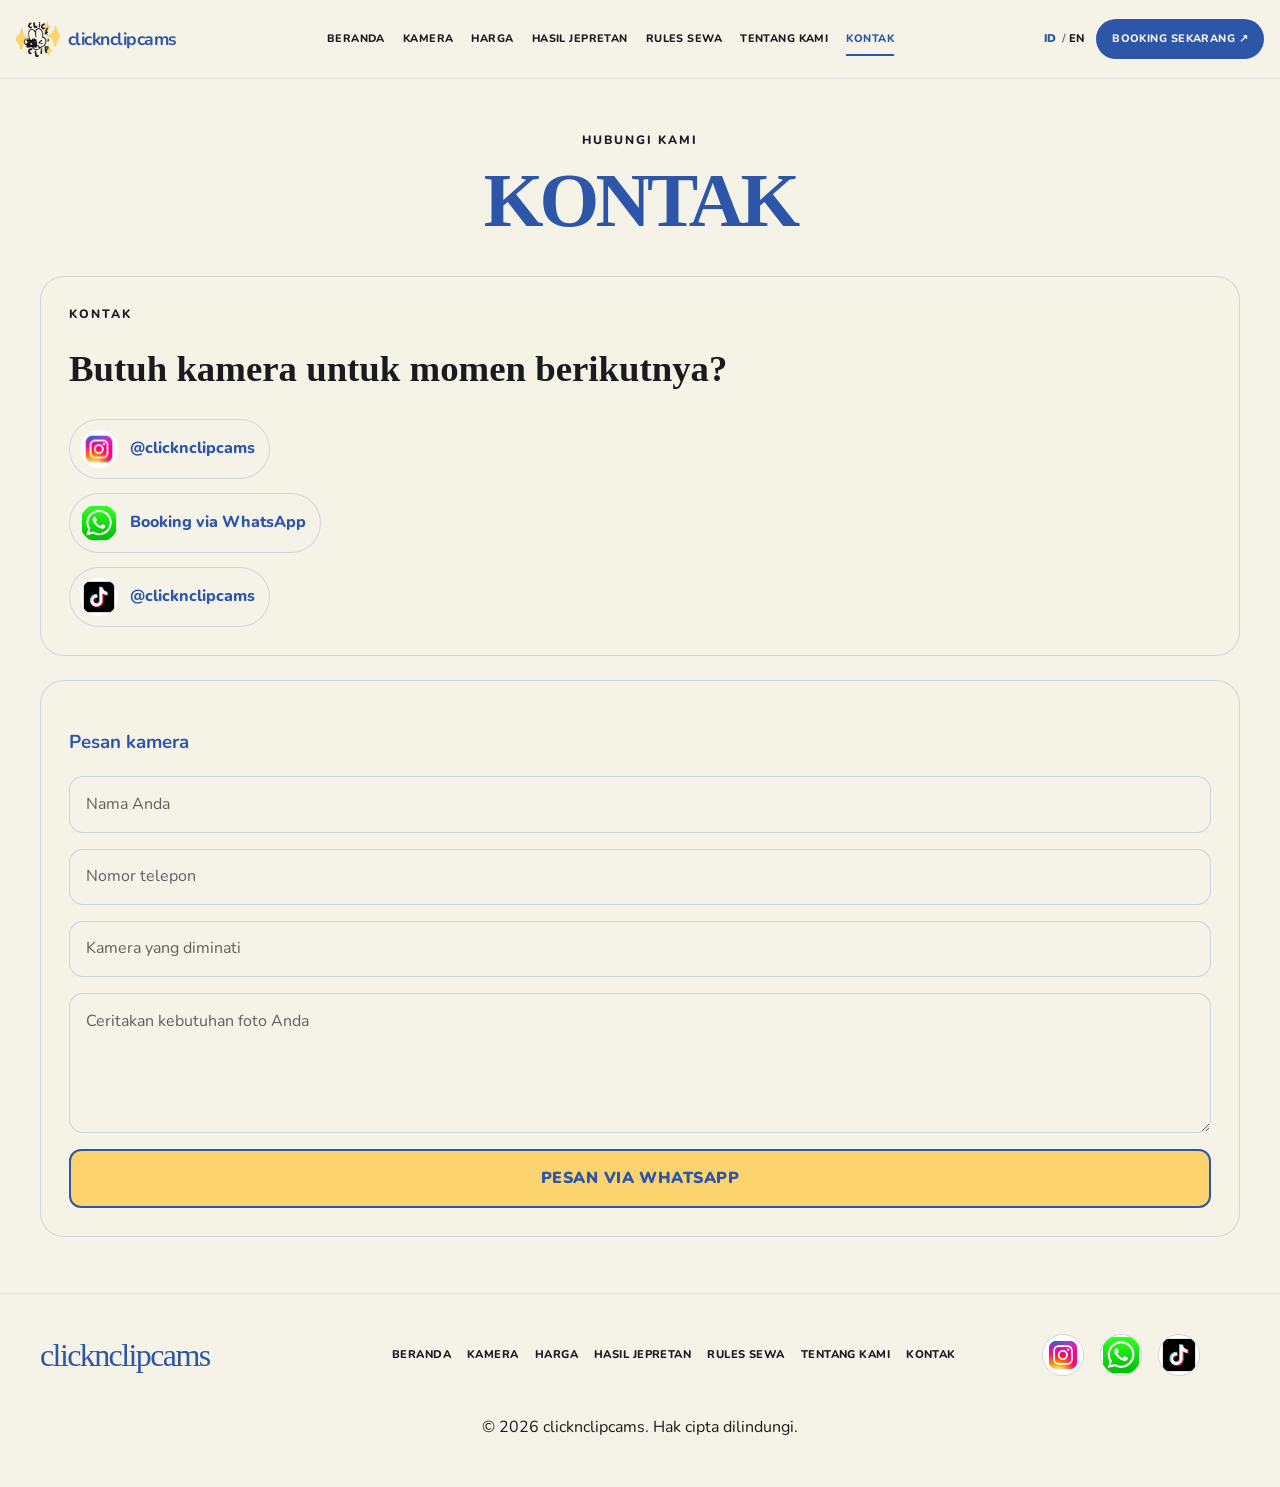
<file: pages/contact.html>
<!DOCTYPE html>
<html lang="id">
  <head>
    <meta charset="UTF-8" />
    <meta
      name="viewport"
      content="width=device-width, initial-scale=1.0"
    />

    <meta
      name="description"
      content="Hubungi clicknclipcams untuk pemesanan rental kamera, ketersediaan, dan pertanyaan."
      data-i18n-content="contactMeta"
    />

    <title data-i18n="contactTitle">Kontak — clicknclipcams</title>

    <!-- Google Fonts -->
    <link rel="preconnect" href="https://fonts.googleapis.com" />
    <link
      rel="preconnect"
      href="https://fonts.gstatic.com"
      crossorigin
    />

    <link
      href="https://fonts.googleapis.com/css2?family=Caveat:wght@400;600;700&family=Nunito:wght@400;600;700;800;900&display=swap"
      rel="stylesheet"
    />

    <!-- CSS -->
    <link rel="stylesheet" href="../css/style.css" />
    <link rel="stylesheet" href="../css/responsive.css" />
  </head>

  <body>

    <!-- =====================================================
         HEADER
         ===================================================== -->

    <header class="site-header">
      <nav
        class="navbar container"
        aria-label="Navigasi utama"
        data-i18n-aria="navLabel"
      >

        <div class="nav-left">
          <a
            class="brand"
            href="../index.html"
            aria-label="Beranda clicknclipcams"
            data-i18n-aria="brandHome"
          >
            <img
              src="../assets/logo/logo cnc.png"
              alt="clicknclipcams logo"
            />

            <span class="brand-name">
              clicknclipcams
            </span>
          </a>
        </div>


        <div class="nav-center">
          <div class="nav-links">

            <a
              href="../index.html"
              data-i18n="navHome"
            >
              HOME
            </a>

            <a
              href="./cameras.html"
              data-i18n="navCameras"
            >
              KAMERA
            </a>

            <a
              href="./price.html"
              data-i18n="navPrice"
            >
              HARGA
            </a>

            <a
              href="./results.html"
              data-i18n="navResults"
            >
              HASIL FOTO
            </a>

            <a
              href="./rules.html"
              data-i18n="navRules"
            >
              ATURAN
            </a>

            <a
              href="./about.html"
              data-i18n="navAbout"
            >
              TENTANG
            </a>

            <a
              href="./contact.html"
              class="active"
              data-i18n="navContact"
            >
              KONTAK
            </a>

          </div>
        </div>


        <div class="nav-right">

          <div
            class="lang-switcher"
            aria-label="Pilihan bahasa"
            data-i18n-aria="languageLabel"
          >

            <button
              class="lang-btn active"
              data-lang="id"
              aria-label="Bahasa Indonesia"
              data-i18n-aria="languageIndonesian"
            >
              ID
            </button>

            <button
              class="lang-btn"
              data-lang="en"
              aria-label="Bahasa Inggris"
              data-i18n-aria="languageEnglish"
            >
              EN
            </button>

          </div>


          <a
            href="https://wa.me/message/5H4XGYNTRZLXB1"
            class="booking-pill"
            target="_blank"
            rel="noopener noreferrer"
            data-i18n="booking"
          >
            Booking Sekarang ↗
          </a>


          <button
            class="nav-toggle"
            aria-label="Buka menu"
            aria-expanded="false"
            data-i18n-aria="menuOpen"
          >
            <span></span>
            <span></span>
            <span></span>
          </button>

        </div>

      </nav>
    </header>


    <!-- =====================================================
         MAIN
         ===================================================== -->

    <main>

      <!-- PAGE HEADER -->

      <section class="page-header container reveal">

        <p
          class="eyebrow"
          data-i18n="contactEyebrow"
        >
          hubungi kami
        </p>

        <h1 data-i18n="contactHeading">
          KONTAK
        </h1>

      </section>


      <!-- CONTACT SECTION -->

      <section class="container section-stack reveal">

        <div class="contact-grid">


          <!-- =================================================
               CONTACT INFORMATION
               ================================================= -->

          <div class="contact-card">

            <p
              class="eyebrow"
              data-i18n="contactLabel"
            >
              kontak
            </p>

            <h3 data-i18n="contactLead">
              Butuh kamera untuk momen berikutnya?
            </h3>


            <div class="contact-socials">


              <!-- INSTAGRAM -->

              <a
                class="social-link"
                href="https://www.instagram.com/clicknclipcams/"
                target="_blank"
                rel="noopener noreferrer"
                aria-label="Instagram clicknclipcams"
                data-i18n-aria="socialInstagram"
              >

                <span
                  class="social-icon"
                  aria-hidden="true"
                >
                  <img
                    src="../assets/logo sosmed/LOGO IG.jpg"
                    alt="Instagram clicknclipcams"
                  />
                </span>

                <span>
                  @clicknclipcams
                </span>

              </a>


              <!-- WHATSAPP -->

              <a
                class="social-link"
                href="https://wa.me/6285780043435"
                target="_blank"
                rel="noopener noreferrer"
                aria-label="WhatsApp clicknclipcams"
                data-i18n-aria="socialWhatsapp"
              >

                <span
                  class="social-icon"
                  aria-hidden="true"
                >
                  <img
                    src="../assets/logo sosmed/LOGO WA.jpg"
                    alt="WhatsApp clicknclipcams"
                  />
                </span>

                <span data-i18n="contactWhatsapp">
                  Booking via WhatsApp
                </span>

              </a>


              <!-- TIKTOK -->

              <a
                class="social-link"
                href="https://www.tiktok.com/@clicknclipcams?_r=1&amp;_t=ZS-9AHLdMg0zGX"
                target="_blank"
                rel="noopener noreferrer"
                aria-label="TikTok clicknclipcams"
                data-i18n-aria="socialTiktok"
              >

                <span
                  class="social-icon"
                  aria-hidden="true"
                >
                  <img
                    src="../assets/logo sosmed/LOGO TIKTOK.jpg"
                    alt="TikTok clicknclipcams"
                  />
                </span>

                <span>
                  @clicknclipcams
                </span>

              </a>

            </div>

          </div>



          <!-- =================================================
               BOOKING FORM
               ================================================= -->

          <div class="form-card">

            <h3 data-i18n="contactFormTitle">
              Pesan kamera
            </h3>


            <form
              class="form-fields"
              id="booking-form"
              novalidate
            >


              <!-- NAMA -->

              <input
                id="booking-name"
                name="name"
                type="text"
                placeholder="Nama Anda"
                aria-label="Nama Anda"
                data-i18n-placeholder="namePlaceholder"
                data-i18n-aria="namePlaceholder"
                autocomplete="name"
                required
              />


              <!-- NOMOR TELEPON -->

              <input
                id="booking-phone"
                name="phone"
                type="tel"
                placeholder="Nomor telepon"
                aria-label="Nomor telepon"
                data-i18n-placeholder="phonePlaceholder"
                data-i18n-aria="phonePlaceholder"
                autocomplete="tel"
                required
              />


              <!-- KAMERA -->

              <input
                id="booking-camera"
                name="camera"
                type="text"
                placeholder="Kamera yang diminati"
                aria-label="Kamera yang diminati"
                data-i18n-placeholder="cameraPlaceholder"
                data-i18n-aria="cameraPlaceholder"
                required
              />


              <!-- KEBUTUHAN -->

              <textarea
                id="booking-needs"
                name="needs"
                placeholder="Ceritakan kebutuhan foto Anda"
                aria-label="Ceritakan kebutuhan foto Anda"
                data-i18n-placeholder="shootPlaceholder"
                data-i18n-aria="shootPlaceholder"
                required
              ></textarea>


              <!-- ERROR -->

              <p
                class="form-error"
                id="booking-error"
                role="alert"
                hidden
              ></p>


              <!-- SUBMIT -->

              <button
                type="submit"
                class="btn btn-primary"
                data-i18n="submitWhatsapp"
              >
                PESAN VIA WHATSAPP
              </button>

            </form>

          </div>

        </div>

      </section>

    </main>


    <!-- =====================================================
         FOOTER
         ===================================================== -->

    <footer class="site-footer">

      <div class="container footer-grid">


        <div>
          <a
            href="../index.html"
            class="brand-footer"
          >
            clicknclipcams
          </a>
        </div>


        <div class="footer-links">

          <a
            href="../index.html"
            data-i18n="navHome"
          >
            HOME
          </a>

          <a
            href="./cameras.html"
            data-i18n="navCameras"
          >
            KAMERA
          </a>

          <a
            href="./price.html"
            data-i18n="navPrice"
          >
            HARGA
          </a>

          <a
            href="./results.html"
            data-i18n="navResults"
          >
            HASIL FOTO
          </a>

          <a
            href="./rules.html"
            data-i18n="navRules"
          >
            ATURAN
          </a>

          <a
            href="./about.html"
            data-i18n="navAbout"
          >
            TENTANG
          </a>

          <a
            href="./contact.html"
            data-i18n="navContact"
          >
            KONTAK
          </a>

        </div>


        <div class="footer-socials">

          <a
            href="https://www.instagram.com/clicknclipcams/"
            target="_blank"
            rel="noopener noreferrer"
            aria-label="Instagram clicknclipcams"
          >
            <img
              src="../assets/logo sosmed/LOGO IG.jpg"
              alt="Instagram clicknclipcams"
            />
          </a>


          <a
            href="https://wa.me/6285780043435"
            target="_blank"
            rel="noopener noreferrer"
            aria-label="WhatsApp clicknclipcams"
          >
            <img
              src="../assets/logo sosmed/LOGO WA.jpg"
              alt="WhatsApp clicknclipcams"
            />
          </a>


          <a
            href="https://www.tiktok.com/@clicknclipcams?_r=1&amp;_t=ZS-9AHLdMg0zGX"
            target="_blank"
            rel="noopener noreferrer"
            aria-label="TikTok clicknclipcams"
          >
            <img
              src="../assets/logo sosmed/LOGO TIKTOK.jpg"
              alt="TikTok clicknclipcams"
            />
          </a>

        </div>

      </div>


      <div class="container footer-bottom">

        <p>
          ©
          <span id="year"></span>
          clicknclipcams.
          <span data-i18n="copyright">
            Hak cipta dilindungi.
          </span>
        </p>

      </div>

    </footer>



    <!-- =====================================================
         LANGUAGE SCRIPT
         ===================================================== -->

    <script src="../js/language.js"></script>


    <!-- =====================================================
         MAIN SCRIPT
         ===================================================== -->

    <script src="../js/main.js"></script>


    <!-- =====================================================
         WHATSAPP BOOKING SCRIPT
         ===================================================== -->

    <script>
      document.addEventListener("DOMContentLoaded", function () {

        const bookingForm =
          document.getElementById("booking-form");

        const bookingError =
          document.getElementById("booking-error");


        if (!bookingForm) {
          console.error(
            "ERROR: booking-form tidak ditemukan."
          );

          return;
        }


        bookingForm.addEventListener(
          "submit",
          function (event) {

            event.preventDefault();


            /* =========================================
               AMBIL DATA FORM
               ========================================= */

            const name =
              document
                .getElementById("booking-name")
                .value
                .trim();


            const phone =
              document
                .getElementById("booking-phone")
                .value
                .trim();


            const camera =
              document
                .getElementById("booking-camera")
                .value
                .trim();


            const needs =
              document
                .getElementById("booking-needs")
                .value
                .trim();


            /* =========================================
               VALIDASI
               ========================================= */

            if (
              !name ||
              !phone ||
              !camera ||
              !needs
            ) {

              bookingError.textContent =
                "Mohon isi semua data terlebih dahulu.";

              bookingError.hidden = false;

              return;
            }


            bookingError.hidden = true;


            /* =========================================
               BUAT PESAN WHATSAPP
               ========================================= */

            const message =
`Halo clicknclipcams,

Saya ingin melakukan booking kamera.

Nama: ${name}
No. WhatsApp: ${phone}
Kamera yang diminati: ${camera}
Kebutuhan pemotretan: ${needs}

Mohon informasi mengenai ketersediaan kamera dan proses bookingnya.

Terima kasih.`;


            /* =========================================
               NOMOR WHATSAPP
               ========================================= */

            const whatsappNumber =
              "6285780043435";


            /* =========================================
               ENCODE PESAN
               ========================================= */

            const encodedMessage =
              encodeURIComponent(message);


            /* =========================================
               URL WHATSAPP
               ========================================= */

            const whatsappURL =
              "https://wa.me/" +
              whatsappNumber +
              "?text=" +
              encodedMessage;


            console.log(
              "WhatsApp URL:",
              whatsappURL
            );


            /* =========================================
               BUKA WHATSAPP
               ========================================= */

            window.location.href =
              whatsappURL;

          }
        );

      });
    </script>

  </body>
</html>
</file>
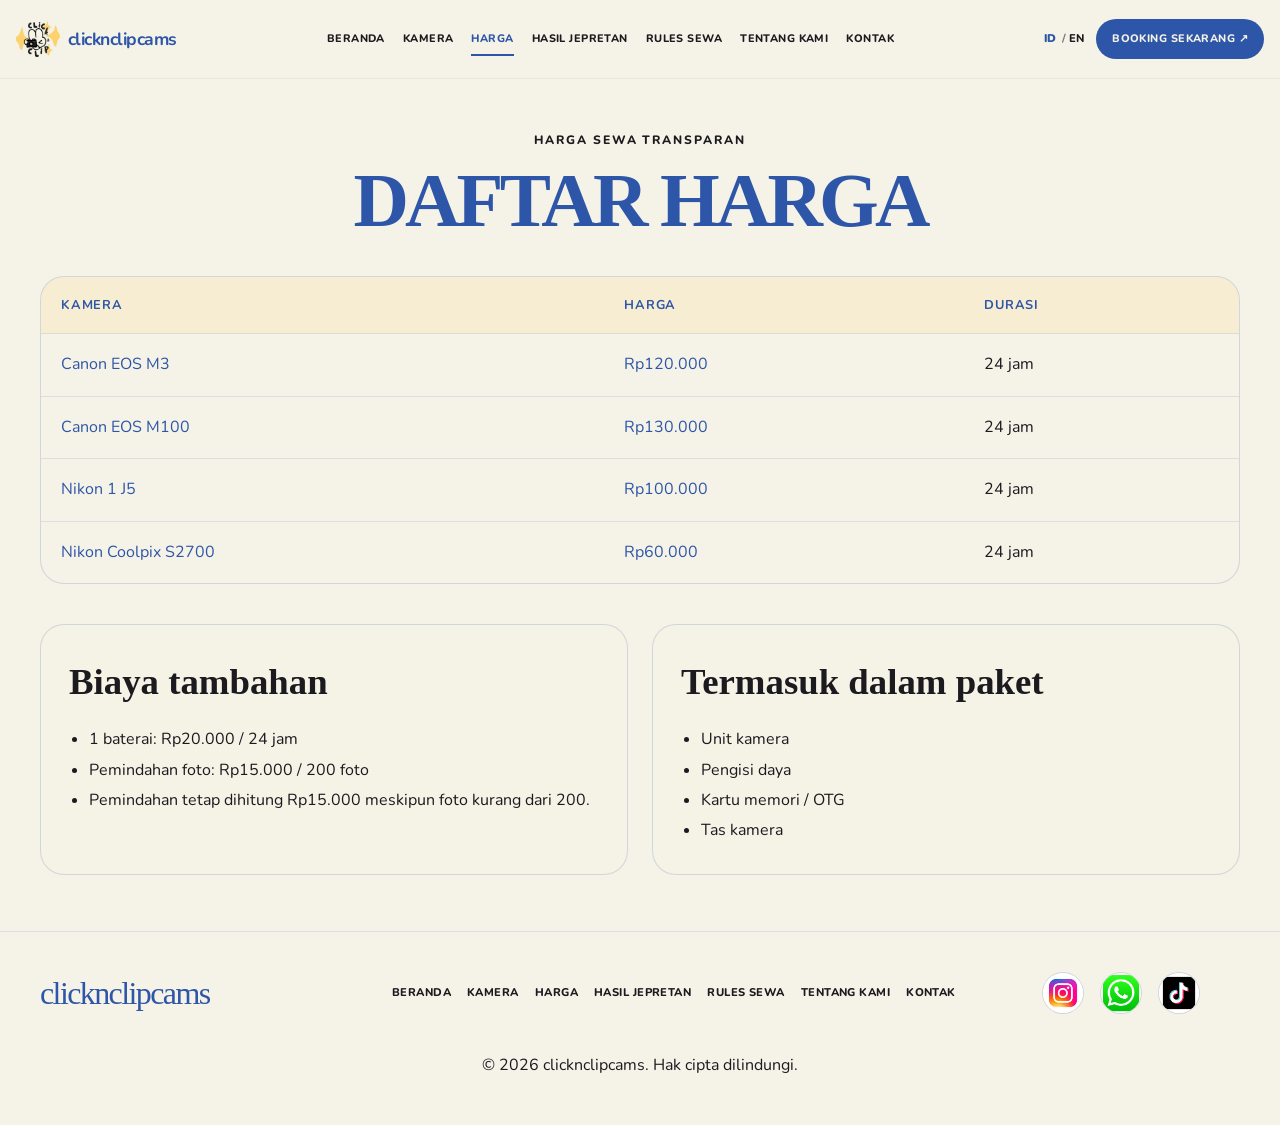
<file: pages/price.html>
<!DOCTYPE html>
<html lang="id">
  <head>
    <meta charset="UTF-8" />
    <meta name="viewport" content="width=device-width, initial-scale=1.0" />
    <meta name="description" content="Informasi harga sewa kamera harian dan paket perlengkapan clicknclipcams." data-i18n-content="priceMeta" />
    <title data-i18n="priceTitle">Daftar Harga — clicknclipcams</title>
    <link rel="preconnect" href="https://fonts.googleapis.com" />
    <link rel="preconnect" href="https://fonts.gstatic.com" crossorigin />
    <link href="https://fonts.googleapis.com/css2?family=Caveat:wght@400;600;700&family=Nunito:wght@400;600;700;800;900&display=swap" rel="stylesheet" />
    <link rel="stylesheet" href="../css/style.css" />
    <link rel="stylesheet" href="../css/responsive.css" />
  </head>
  <body>
    <header class="site-header">
      <nav class="navbar container" aria-label="Navigasi utama" data-i18n-aria="navLabel">
        <div class="nav-left">
          <a class="brand" href="../index.html" aria-label="Beranda clicknclipcams" data-i18n-aria="brandHome">
            <img src="../assets/logo/logo cnc.png" alt="clicknclipcams logo" />
            <span class="brand-name">clicknclipcams</span>
          </a>
        </div>

        <div class="nav-center">
          <div class="nav-links">
            <a href="../index.html" data-i18n="navHome">HOME</a>
            <a href="./cameras.html" data-i18n="navCameras">KAMERA</a>
            <a href="./price.html" class="active" data-i18n="navPrice">HARGA</a>
            <a href="./results.html" data-i18n="navResults">HASIL FOTO</a>
            <a href="./rules.html" data-i18n="navRules">ATURAN</a>
            <a href="./about.html" data-i18n="navAbout">TENTANG</a>
            <a href="./contact.html" data-i18n="navContact">KONTAK</a>
          </div>
        </div>

        <div class="nav-right">
          <div class="lang-switcher" aria-label="Pilihan bahasa" data-i18n-aria="languageLabel">
            <button class="lang-btn active" data-lang="id" aria-label="Bahasa Indonesia" data-i18n-aria="languageIndonesian">ID</button>
            <button class="lang-btn" data-lang="en" aria-label="Bahasa Inggris" data-i18n-aria="languageEnglish">EN</button>
          </div>
          <a href="https://wa.me/message/5H4XGYNTRZLXB1" class="booking-pill" target="_blank" rel="noopener noreferrer" data-i18n="booking">Booking Sekarang ↗</a>
          <button class="nav-toggle" aria-label="Buka menu" aria-expanded="false" data-i18n-aria="menuOpen">
            <span></span><span></span><span></span>
          </button>
        </div>
      </nav>
    </header>

    <main>
      <section class="page-header container reveal">
        <p class="eyebrow" data-i18n="priceEyebrow">harga sewa transparan</p>
        <h1 data-i18n="priceHeading">DAFTAR HARGA</h1>
      </section>

      <section class="container section-stack reveal">
        <div class="price-table">
          <table>
            <thead>
              <tr>
                <th data-i18n="tableCamera">Kamera</th>
                <th data-i18n="tablePrice">Harga</th>
                <th data-i18n="tableDuration">Durasi</th>
              </tr>
            </thead>
            <tbody>
              <tr>
                <td>Canon EOS M3</td>
                <td>Rp120.000</td>
                <td data-i18n="day">24 jam</td>
              </tr>
              <tr>
                <td>Canon EOS M100</td>
                <td>Rp130.000</td>
                <td data-i18n="day">24 jam</td>
              </tr>
              <tr>
                <td>Nikon 1 J5</td>
                <td>Rp100.000</td>
                <td data-i18n="day">24 jam</td>
              </tr>
              <tr>
                <td>Nikon Coolpix S2700</td>
                <td>Rp60.000</td>
                <td data-i18n="day">24 jam</td>
              </tr>
            </tbody>
          </table>
        </div>
      </section>

      <section class="container section-stack reveal">
        <div class="info-grid">
          <article class="info-card">
            <h3 data-i18n="additional">Biaya tambahan</h3>
            <ul class="check-list">
              <li data-i18n="extraBattery">1 baterai: Rp20.000 / 24 jam</li>
              <li data-i18n="photoTransfer">Pemindahan foto: Rp15.000 / 200 foto</li>
              <li data-i18n="photoTransferNote">Pemindahan tetap dihitung Rp15.000 meskipun foto kurang dari 200.</li>
            </ul>
          </article>
          <article class="info-card">
            <h3 data-i18n="included">Termasuk dalam paket</h3>
            <ul class="check-list">
              <li data-i18n="includedCamera">Unit kamera</li>
              <li data-i18n="includedCharger">Pengisi daya</li>
              <li data-i18n="includedMemory">Kartu memori / OTG</li>
              <li data-i18n="includedBag">Tas kamera</li>
            </ul>
          </article>
        </div>
      </section>
    </main>

    <footer class="site-footer">
      <div class="container footer-grid">
        <div><a href="../index.html" class="brand-footer">clicknclipcams</a></div>
        <div class="footer-links">
          <a href="../index.html" data-i18n="navHome">HOME</a>
          <a href="./cameras.html" data-i18n="navCameras">KAMERA</a>
          <a href="./price.html" data-i18n="navPrice">HARGA</a>
          <a href="./results.html" data-i18n="navResults">HASIL FOTO</a>
          <a href="./rules.html" data-i18n="navRules">ATURAN</a>
          <a href="./about.html" data-i18n="navAbout">TENTANG</a>
          <a href="./contact.html" data-i18n="navContact">KONTAK</a>
        </div>
        <div class="footer-socials">
          <a href="https://www.instagram.com/clicknclipcams/" target="_blank" rel="noopener noreferrer" aria-label="Instagram clicknclipcams">
            <img src="../assets/logo sosmed/LOGO IG.jpg" alt="Instagram clicknclipcams" />
          </a>
          <a href="https://wa.me/message/5H4XGYNTRZLXB1" target="_blank" rel="noopener noreferrer" aria-label="WhatsApp clicknclipcams">
            <img src="../assets/logo sosmed/LOGO WA.jpg" alt="WhatsApp clicknclipcams" />
          </a>
          <a href="https://www.tiktok.com/@clicknclipcams?_r=1&amp;_t=ZS-9AHLdMg0zGX" target="_blank" rel="noopener noreferrer" aria-label="TikTok clicknclipcams">
            <img src="../assets/logo sosmed/LOGO TIKTOK.jpg" alt="TikTok clicknclipcams" />
          </a>
        </div>
      </div>
      <div class="container footer-bottom"><p>© <span id="year"></span> clicknclipcams. <span data-i18n="copyright">Hak cipta dilindungi.</span></p></div>
    </footer>

    <script src="../js/language.js"></script>
    <script src="../js/main.js"></script>
  </body>
</html>
</file>
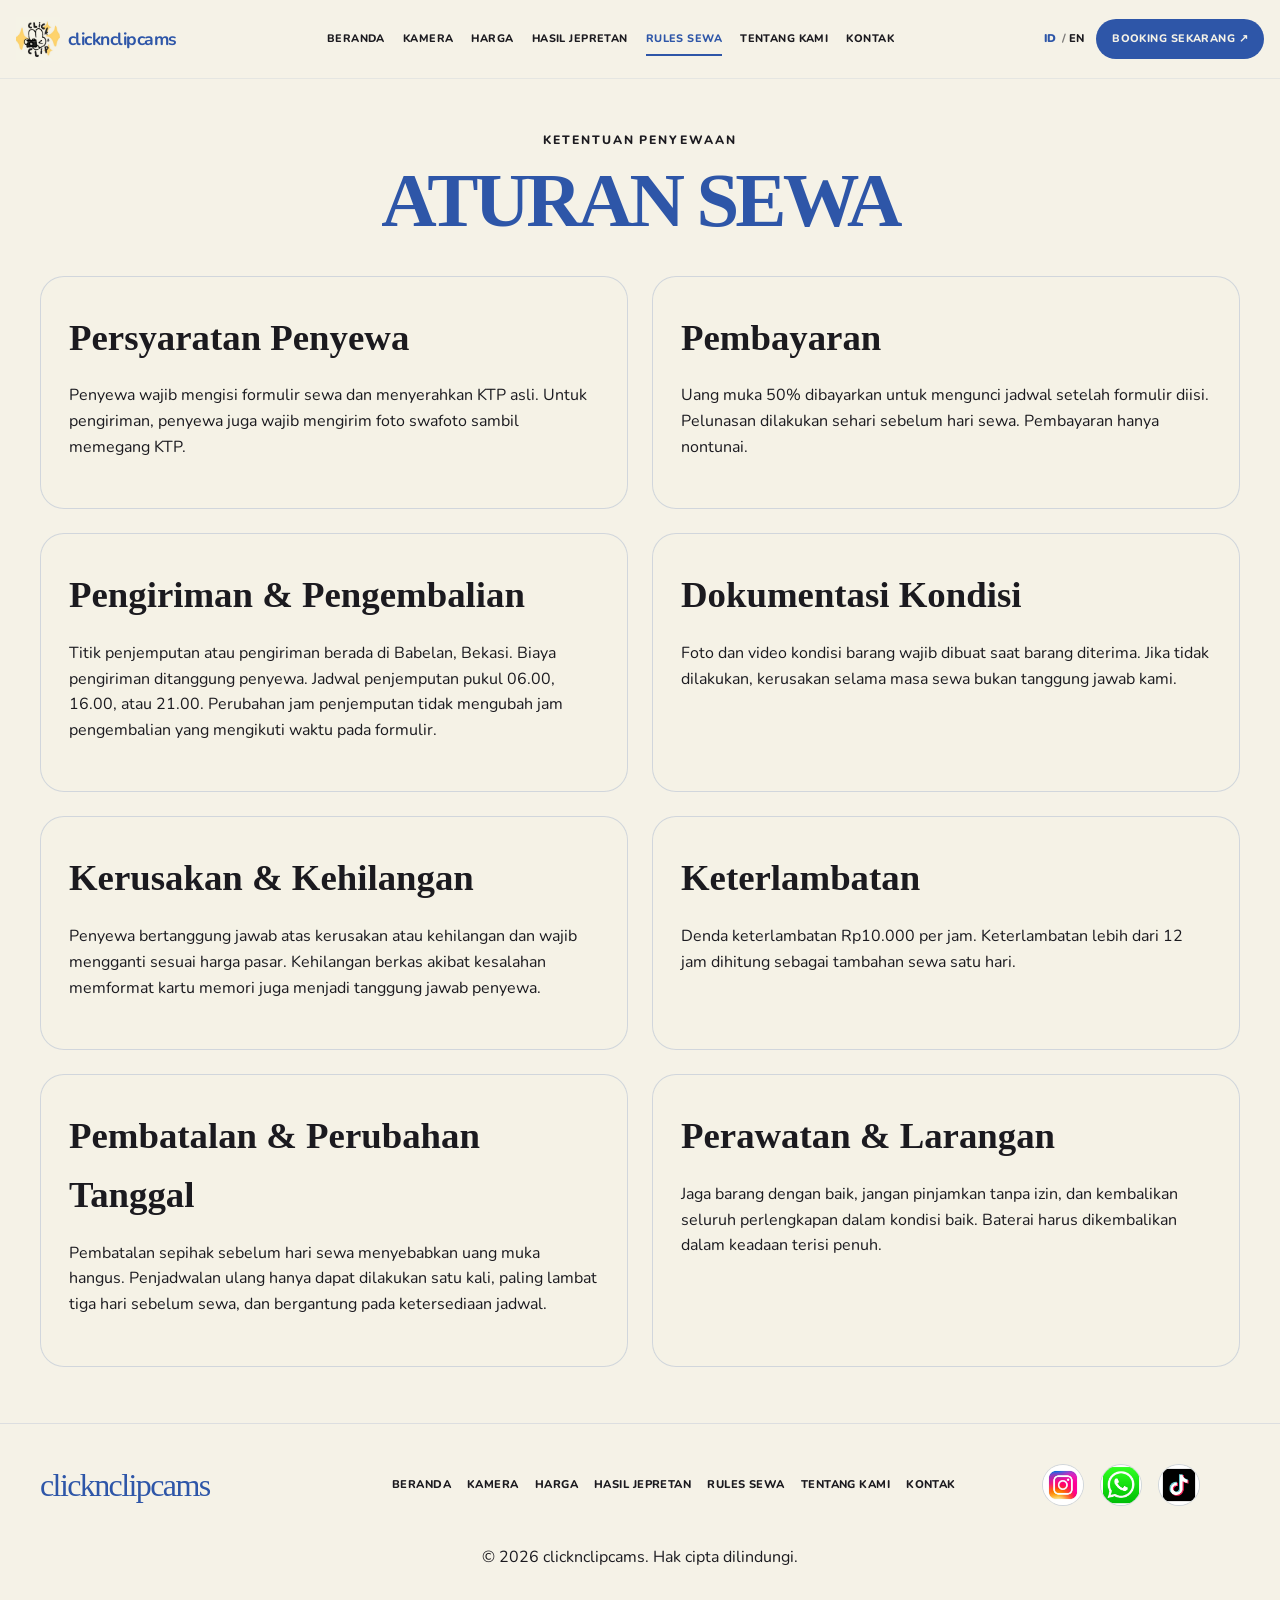
<file: pages/rules.html>
<!DOCTYPE html>
<html lang="id">
  <head>
    <meta charset="UTF-8" />
    <meta name="viewport" content="width=device-width, initial-scale=1.0" />
    <meta name="description" content="Baca ketentuan sewa kamera clicknclipcams sebelum melakukan pemesanan." data-i18n-content="rulesMeta" />
    <title data-i18n="rulesTitle">Aturan Sewa — clicknclipcams</title>
    <link rel="preconnect" href="https://fonts.googleapis.com" />
    <link rel="preconnect" href="https://fonts.gstatic.com" crossorigin />
    <link href="https://fonts.googleapis.com/css2?family=Caveat:wght@400;600;700&family=Nunito:wght@400;600;700;800;900&display=swap" rel="stylesheet" />
    <link rel="stylesheet" href="../css/style.css" />
    <link rel="stylesheet" href="../css/responsive.css" />
  </head>
  <body>
    <header class="site-header">
      <nav class="navbar container" aria-label="Navigasi utama" data-i18n-aria="navLabel">
        <div class="nav-left">
          <a class="brand" href="../index.html" aria-label="Beranda clicknclipcams" data-i18n-aria="brandHome">
            <img src="../assets/logo/logo cnc.png" alt="clicknclipcams logo" />
            <span class="brand-name">clicknclipcams</span>
          </a>
        </div>

        <div class="nav-center">
          <div class="nav-links">
            <a href="../index.html" data-i18n="navHome">HOME</a>
            <a href="./cameras.html" data-i18n="navCameras">KAMERA</a>
            <a href="./price.html" data-i18n="navPrice">HARGA</a>
            <a href="./results.html" data-i18n="navResults">HASIL FOTO</a>
            <a href="./rules.html" class="active" data-i18n="navRules">ATURAN</a>
            <a href="./about.html" data-i18n="navAbout">TENTANG</a>
            <a href="./contact.html" data-i18n="navContact">KONTAK</a>
          </div>
        </div>

        <div class="nav-right">
          <div class="lang-switcher" aria-label="Pilihan bahasa" data-i18n-aria="languageLabel">
            <button class="lang-btn active" data-lang="id" aria-label="Bahasa Indonesia" data-i18n-aria="languageIndonesian">ID</button>
            <button class="lang-btn" data-lang="en" aria-label="Bahasa Inggris" data-i18n-aria="languageEnglish">EN</button>
          </div>
          <a href="https://wa.me/message/5H4XGYNTRZLXB1" class="booking-pill" target="_blank" rel="noopener noreferrer" data-i18n="booking">Booking Sekarang ↗</a>
          <button class="nav-toggle" aria-label="Buka menu" aria-expanded="false" data-i18n-aria="menuOpen">
            <span></span><span></span><span></span>
          </button>
        </div>
      </nav>
    </header>

    <main>
      <section class="page-header container reveal">
        <p class="eyebrow" data-i18n="rulesEyebrow">ketentuan penyewaan</p>
        <h1 data-i18n="rulesHeading">ATURAN SEWA</h1>
      </section>

      <section class="container section-stack reveal">
        <div class="rule-grid">
          <article class="rule-card">
            <h3 data-i18n="ruleRenterTitle">Persyaratan Penyewa</h3>
            <p data-i18n="ruleRenterText">Penyewa wajib mengisi formulir sewa dan menyerahkan KTP asli. Untuk pengiriman, penyewa juga wajib mengirim foto swafoto sambil memegang KTP.</p>
          </article>
          <article class="rule-card">
            <h3 data-i18n="rulePaymentTitle">Pembayaran</h3>
            <p data-i18n="rulePaymentText">Uang muka 50% dibayarkan untuk mengunci jadwal setelah formulir diisi. Pelunasan dilakukan sehari sebelum hari sewa. Pembayaran hanya nontunai.</p>
          </article>
          <article class="rule-card">
            <h3 data-i18n="ruleDeliveryTitle">Pengiriman & Pengembalian</h3>
            <p data-i18n="ruleDeliveryText">Titik penjemputan atau pengiriman berada di Babelan, Bekasi. Biaya pengiriman ditanggung penyewa. Jadwal penjemputan pukul 06.00, 16.00, atau 21.00. Perubahan jam penjemputan tidak mengubah jam pengembalian yang mengikuti waktu pada formulir.</p>
          </article>
          <article class="rule-card">
            <h3 data-i18n="ruleDocumentationTitle">Dokumentasi Kondisi</h3>
            <p data-i18n="ruleDocumentationText">Foto dan video kondisi barang wajib dibuat saat barang diterima. Jika tidak dilakukan, kerusakan selama masa sewa bukan tanggung jawab kami.</p>
          </article>
          <article class="rule-card">
            <h3 data-i18n="ruleDamageTitle">Kerusakan & Kehilangan</h3>
            <p data-i18n="ruleDamageText">Penyewa bertanggung jawab atas kerusakan atau kehilangan dan wajib mengganti sesuai harga pasar. Kehilangan berkas akibat kesalahan memformat kartu memori juga menjadi tanggung jawab penyewa.</p>
          </article>
          <article class="rule-card">
            <h3 data-i18n="ruleLateTitle">Keterlambatan</h3>
            <p data-i18n="ruleLateText">Denda keterlambatan Rp10.000 per jam. Keterlambatan lebih dari 12 jam dihitung sebagai tambahan sewa satu hari.</p>
          </article>
          <article class="rule-card">
            <h3 data-i18n="ruleCancelTitle">Pembatalan & Perubahan Tanggal</h3>
            <p data-i18n="ruleCancelText">Pembatalan sepihak sebelum hari sewa menyebabkan uang muka hangus. Penjadwalan ulang hanya dapat dilakukan satu kali, paling lambat tiga hari sebelum sewa, dan bergantung pada ketersediaan jadwal.</p>
          </article>
          <article class="rule-card">
            <h3 data-i18n="ruleCareTitle">Perawatan & Larangan</h3>
            <p data-i18n="ruleCareText">Jaga barang dengan baik, jangan pinjamkan tanpa izin, dan kembalikan seluruh perlengkapan dalam kondisi baik. Baterai harus dikembalikan dalam keadaan terisi penuh.</p>
          </article>
        </div>
      </section>
    </main>

    <footer class="site-footer">
      <div class="container footer-grid">
        <div><a href="../index.html" class="brand-footer">clicknclipcams</a></div>
        <div class="footer-links">
          <a href="../index.html" data-i18n="navHome">HOME</a>
          <a href="./cameras.html" data-i18n="navCameras">KAMERA</a>
          <a href="./price.html" data-i18n="navPrice">HARGA</a>
          <a href="./results.html" data-i18n="navResults">HASIL FOTO</a>
          <a href="./rules.html" data-i18n="navRules">ATURAN</a>
          <a href="./about.html" data-i18n="navAbout">TENTANG</a>
          <a href="./contact.html" data-i18n="navContact">KONTAK</a>
        </div>
        <div class="footer-socials">
          <a href="https://www.instagram.com/clicknclipcams/" target="_blank" rel="noopener noreferrer" aria-label="Instagram clicknclipcams">
            <img src="../assets/logo sosmed/LOGO IG.jpg" alt="Instagram clicknclipcams" />
          </a>
          <a href="https://wa.me/message/5H4XGYNTRZLXB1" target="_blank" rel="noopener noreferrer" aria-label="WhatsApp clicknclipcams">
            <img src="../assets/logo sosmed/LOGO WA.jpg" alt="WhatsApp clicknclipcams" />
          </a>
          <a href="https://www.tiktok.com/@clicknclipcams?_r=1&amp;_t=ZS-9AHLdMg0zGX" target="_blank" rel="noopener noreferrer" aria-label="TikTok clicknclipcams">
            <img src="../assets/logo sosmed/LOGO TIKTOK.jpg" alt="TikTok clicknclipcams" />
          </a>
        </div>
      </div>
      <div class="container footer-bottom"><p>© <span id="year"></span> clicknclipcams. <span data-i18n="copyright">Hak cipta dilindungi.</span></p></div>
    </footer>

    <script src="../js/language.js"></script>
    <script src="../js/main.js"></script>
  </body>
</html>
</file>
<file: css/style.css>
:root {
  --cream: #F5F2E7;
  
  --yellow: #FDD36E;
  --pale-yellow: #F6E0A5;
  --blue: #2E56A8;
  --text-dark: #1B1A1F;
  
  
  


  --transition: 0.28s cubic-bezier(0.22, 1, 0.36, 1);
}

* { box-sizing: border-box; }

html { scroll-behavior: smooth; }

body {
  animation: bodyFade 0.7s ease-out both;
}

body {
  margin: 0;
  font-family: "Nunito", "Segoe UI", sans-serif;
  background: var(--cream);
  color: var(--text-dark);
  line-height: 1.6;
}

@keyframes bodyFade {
  from {
    opacity: 0;
  }
  to {
    opacity: 1;
  }
}

a { color: inherit; text-decoration: none; }

img {
  display: block;
  max-width: 100%;
}

button, input, textarea {
  font: inherit;
}

.container {
  width: min(1200px, calc(100% - 32px));
  margin: 0 auto;
}

.site-header {
  position: sticky;
  top: 0;
  z-index: 20;
  background: rgba(245, 242, 231, 0.94);
  backdrop-filter: blur(10px);
  border-bottom: 1px solid rgba(46, 86, 168, 0.08);
  animation: navEnter 0.7s cubic-bezier(0.22, 1, 0.36, 1) both;
}

@keyframes navEnter {
  from {
    opacity: 0;
    transform: translateY(-14px);
  }
  to {
    opacity: 1;
    transform: translateY(0);
  }
}

.navbar {
  display: flex;
  align-items: center;
  justify-content: space-between;
  min-height: 78px;
  gap: 18px;
  width: min(1280px, calc(100% - 32px));
  margin: 0 auto;
}

.nav-left,
.nav-center,
.nav-right {
  display: flex;
  align-items: center;
}

.nav-left {
  flex: 1 1 auto;
  justify-content: flex-start;
}

.nav-center {
  flex: 1 1 auto;
  justify-content: center;
}

.nav-right {
  flex: 1 1 auto;
  justify-content: flex-end;
  gap: 12px;
}

.brand {
  display: inline-flex;
  align-items: center;
  gap: 8px;
  animation: logoEnter 0.8s ease-out both;
}

.brand img {
  width: auto;
  height: 44px;
  max-width: 50px;
  object-fit: contain;
  flex-shrink: 0;
}

.brand-name {
  font-size: 1.1rem;
  font-weight: 700;
  letter-spacing: -0.03em;
  color: var(--blue);
}

@keyframes logoEnter {
  from {
    opacity: 0;
    transform: scale(0.95);
  }
  to {
    opacity: 1;
    transform: scale(1);
  }
}

.nav-links {
  display: flex;
  align-items: center;
  gap: 18px;
  font-size: 0.68rem;
  font-weight: 800;
  letter-spacing: 0.04em;
  text-transform: uppercase;
}

.nav-links a {
  position: relative;
  padding: 6px 0;
  color: var(--text-dark);
  transition: color 0.25s ease;
}

.nav-links a:hover,
.nav-links a.active {
  color: var(--blue);
}

.nav-links a:not(.btn)::after {
  content: "";
  position: absolute;
  left: 0;
  bottom: -2px;
  width: 100%;
  height: 2px;
  background: var(--blue);
  transform: scaleX(0);
  transform-origin: left;
  transition: transform 0.25s ease;
}

.nav-links a:hover::after,
.nav-links a.active::after {
  transform: scaleX(1);
}

.lang-switcher {
  display: inline-flex;
  align-items: center;
  gap: 6px;
  font-size: 0.7rem;
  font-weight: 800;
  letter-spacing: 0.06em;
  text-transform: uppercase;
}

.lang-btn + .lang-btn::before {
  content: "/ ";
  color: rgba(27, 26, 31, 0.55);
}

.lang-btn {
  background: transparent;
  border: none;
  color: var(--text-dark);
  padding: 0;
  cursor: pointer;
  transition: color 0.2s ease, font-weight 0.2s ease;
}

.lang-btn.active {
  color: var(--blue);
  font-weight: 900;
}

.booking-pill {
  display: inline-flex;
  align-items: center;
  justify-content: center;
  padding: 0.7rem 1rem;
  border-radius: 999px;
  background: var(--blue);
  color: var(--cream);
  font-size: 0.68rem;
  font-weight: 800;
  letter-spacing: 0.04em;
  text-transform: uppercase;
  transition: transform 0.25s ease, background 0.25s ease;
}

.booking-pill:hover {
  transform: translateY(-2px);
  background: var(--blue);
}

.btn {
  display: inline-flex;
  align-items: center;
  justify-content: center;
  border-radius: 12px;
  border: 2px solid var(--blue);
  padding: 0.9rem 1.5rem;
  font-weight: 900;
  letter-spacing: 0.03em;
  text-transform: uppercase;
  transition: transform 0.25s ease, box-shadow 0.25s ease, background 0.25s ease, color 0.25s ease;
}

.btn:hover {
  transform: translateY(-2px);
  box-shadow: 0 8px 20px rgba(46, 86, 168, 0.18);
}

.btn:hover .arrow,
.btn:hover > span:last-child {
  transform: translate(4px, -1px);
}

.btn-primary {
  background: var(--yellow);
  color: var(--blue);
}

.btn-secondary {
  background: transparent;
  color: var(--blue);
}

.nav-cta {
  display: none !important;
}

.nav-toggle {
  display: none;
  align-items: center;
  justify-content: center;
  flex-direction: column;
  width: 42px;
  height: 42px;
  border: 1px solid rgba(46, 86, 168, 0.5);
  border-radius: 50%;
  background: rgba(245, 242, 231, 0.2);
  padding: 9px 8px;
  cursor: pointer;
  box-shadow: 0 6px 18px rgba(46, 86, 168, 0.04);
}

.nav-toggle span {
  display: block;
  width: 100%;
  height: 2px;
  background: var(--blue);
  margin: 2.5px 0;
  border-radius: 99px;
}

main {
  padding-bottom: 56px;
}

.hero {
  display: grid;
  grid-template-columns: 1.1fr 1fr;
  gap: clamp(24px, 3vw, 40px);
  align-items: center;
  padding-block: clamp(36px, 5vw, 60px);
  min-height: 0;
  overflow: hidden;
}

.hero-copy > * {
  opacity: 0;
  transform: translateY(18px);
  animation: heroIn 0.8s cubic-bezier(0.22, 1, 0.36, 1) forwards;
}

.hero-copy .eyebrow { animation-delay: 0.08s; }
.hero-copy h1 { animation-delay: 0.16s; }
.hero-copy .subhead { animation-delay: 0.28s; }
.hero-copy .hero-actions { animation-delay: 0.42s; }

@keyframes heroIn {
  to {
    opacity: 1;
    transform: translateY(0);
  }
}

.eyebrow {
  margin: 0 0 16px;
  font-size: 0.76rem;
  font-weight: 800;
  color: var(--text-dark);
  letter-spacing: 0.16em;
  text-transform: uppercase;
}

.hero h1,
.section-head h2,
.cta-box h2,
.page-hero h1,
.page-header h1,
.rules-header h1 {
  font-family: "Segoe Print", "Bradley Hand", "Comic Sans MS", cursive;
  letter-spacing: -0.05em;
  line-height: 0.9;
  margin: 0;
  color: var(--blue);
}

.hero h1 {
  font-size: clamp(1.9rem, 4.2vw, 3.75rem);
  line-height: 1.12;
  letter-spacing: 0;
  font-weight: 900;
  margin-bottom: 14px;
}

.subhead {
  max-width: 40rem;
  font-size: clamp(1rem, 1.2vw, 1.125rem);
  line-height: 1.65;
  margin: 0 0 20px;
  color: var(--text-dark);
  font-family: "Segoe Print", "Bradley Hand", cursive;
}

.hero-actions {
  display: flex;
  flex-wrap: wrap;
  gap: 12px;
}

.hero-actions .btn,
.cta-booking .btn {
  width: auto;
  padding: 0.75rem 1.15rem;
  border-radius: 10px;
  font-size: 0.84rem;
}

.hero-visual {
  position: relative;
  min-height: 420px;
  display: flex;
  align-items: center;
  justify-content: center;
}

.hero-image-wrap {
  position: relative;
  z-index: 2;
  width: min(100%, 440px);
  padding: 24px;
  border-radius: 28px;
  background: rgba(245, 242, 231, 0.32);
  box-shadow: 0 20px 40px rgba(46, 86, 168, 0.08);
  opacity: 0;
  transform: translateY(24px) scale(0.98);
  animation: heroVisualIn 0.85s ease-out 0.52s forwards;
}

.hero-image-wrap img {
  width: 100%;
  filter: drop-shadow(0 12px 18px rgba(46, 86, 168, 0.1));
  animation: heroFloat 5s ease-in-out infinite;
}

@keyframes heroVisualIn {
  to {
    opacity: 1;
    transform: translateY(0) scale(1);
  }
}

@keyframes heroFloat {
  0%, 100% { transform: translateY(0); }
  50% { transform: translateY(-8px); }
}

.shape {
  position: absolute;
  display: block;
  border-radius: 22% 78% 74% 26% / 28% 44% 56% 72%;
}

.shape-yellow {
  background: rgba(253, 211, 110, 0.82);
}

.shape-yellow.large {
  width: 360px;
  height: 360px;
  right: 0;
  top: 40px;
  transform: rotate(24deg);
}

.shape-yellow.small {
  width: 200px;
  height: 200px;
  left: 14px;
  bottom: 0;
  transform: rotate(30deg);
}

.section {
  padding-top: 72px;
}

.hero + .section {
  padding-top: clamp(44px, 5.5vw, 68px);
}

.section-head {
  margin-bottom: 28px;
}

.hero + .section .section-head h2 {
  font-size: clamp(1.9rem, 3vw, 2.4rem);
  line-height: 1.1;
  letter-spacing: 0;
  font-weight: 900;
}

.section-head h2 {
  font-size: clamp(2.2rem, 5vw, 4rem);
}

.text-center {
  text-align: center;
}

.camera-grid,
.price-preview-grid,
.feature-grid,
.rent-grid,
.footer-grid {
  display: grid;
  gap: 24px;
}

.camera-grid {
  grid-template-columns: repeat(4, minmax(0, 1fr));
}

.camera-card {
  display: flex;
  flex-direction: column;
  height: 100%;
  background: rgba(245, 242, 231, 0.38);
  border: 1.5px solid rgba(46, 86, 168, 0.18);
  border-radius: 22px;
  overflow: hidden;
  transition: transform var(--transition), box-shadow var(--transition), border-color var(--transition);
}

.camera-card:hover,
.result-card:hover,
.feature-item:hover,
.rent-step:hover {
  transform: translateY(-6px);
  box-shadow: 0 18px 36px rgba(46, 86, 168, 0.08);
}

.camera-card:hover .camera-image-wrap img {
  transform: scale(1.03);
}

.camera-image-wrap {
  display: flex;
  align-items: center;
  justify-content: center;
  min-height: 236px;
  margin: 18px 18px 0;
  padding: 18px 16px 12px;
  border-radius: 18px;
  background: rgba(245, 242, 231, 0.7);
}

.camera-image-wrap img {
  width: 100%;
  max-height: 200px;
  object-fit: contain;
  transition: transform var(--transition);
}

.card-copy {
  display: flex;
  flex: 1;
  flex-direction: column;
  padding: 18px 18px 20px;
}

.card-copy h3 {
  margin: 0 0 10px;
  min-height: 64px;
  font-size: clamp(1.45rem, 1.8vw, 1.9rem);
  line-height: 1.08;
  font-family: "Segoe Print", "Bradley Hand", cursive;
  color: var(--blue);
}

.card-copy p {
  margin: 0 0 16px;
  min-height: 78px;
  color: var(--text-dark);
  line-height: 1.5;
}

.card-meta {
  display: grid;
  grid-template-columns: 1fr auto;
  align-items: end;
  gap: 14px;
  margin-top: auto;
  margin-bottom: 18px;
  color: var(--text-dark);
  font-weight: 700;
}

.card-meta span {
  font-size: 0.72rem;
  text-transform: uppercase;
  letter-spacing: 0.09em;
  color: var(--text-dark);
}

.card-meta strong {
  font-size: 1.1rem;
  justify-self: end;
  color: var(--blue);
}

.link-arrow {
  display: inline-block;
  margin-top: auto;
  font-weight: 900;
  text-transform: uppercase;
  letter-spacing: 0.06em;
  color: var(--blue);
}

.section-why {
  padding-top: 88px;
}

.feature-grid {
  grid-template-columns: repeat(4, minmax(0, 1fr));
}

.feature-item {
  background: rgba(245, 242, 231, 0.32);
  border: 1.5px solid rgba(46, 86, 168, 0.18);
  border-radius: 22px;
  padding: 28px 22px;
  transition: transform 0.25s ease, box-shadow 0.25s ease;
}

.feature-number {
  display: inline-block;
  margin-bottom: 10px;
  color: var(--blue);
  font-weight: 900;
  letter-spacing: 0.08em;
}

.feature-item h3 {
  margin: 0 0 10px;
  font-size: 1.6rem;
  font-family: "Segoe Print", "Bradley Hand", cursive;
  color: var(--text-dark);
}

.feature-item p {
  margin: 0;
  color: var(--text-dark);
}

.price-preview-grid {
  grid-template-columns: repeat(4, minmax(0, 1fr));
}

.mini-price-card {
  background: rgba(245, 242, 231, 0.34);
  border: 1.5px solid rgba(46, 86, 168, 0.18);
  border-radius: 20px;
  padding: 24px 20px;
  display: flex;
  flex-direction: column;
  align-items: flex-start;
}

.mini-price-card .name {
  display: block;
  margin-bottom: 12px;
  font-weight: 700;
  font-size: 1.05rem;
  color: var(--blue);
}

.mini-price-card strong {
  font-size: 2rem;
  letter-spacing: -0.04em;
  color: var(--blue);
}

.mini-price-card small {
  color: var(--text-dark);
  font-size: 0.8rem;
}

.filter-bar {
  display: flex;
  flex-wrap: wrap;
  gap: 12px;
  margin-bottom: 28px;
}

.filter-btn {
  background: transparent;
  border: 2px solid var(--blue);
  border-radius: 999px;
  padding: 0.55rem 1rem;
  color: var(--text-dark);
  font-weight: 800;
  letter-spacing: 0.06em;
  text-transform: uppercase;
  cursor: pointer;
  transition: all 0.2s ease;
}

.filter-btn.active {
  background: var(--yellow);
  color: var(--blue);
}

.result-grid {
  display: grid;
  grid-template-columns: repeat(4, minmax(0, 1fr));
  gap: 18px;
}

.result-card {
  position: relative;
  overflow: hidden;
  border-radius: 20px;
  cursor: pointer;
  border: 1.5px solid rgba(46, 86, 168, 0.18);
  background: rgba(245, 242, 231, 0.36);
  min-height: 260px;
  transition: transform var(--transition), box-shadow var(--transition), opacity 0.25s ease;
  opacity: 0;
  transform: scale(0.98);
  animation: resultFade 0.6s ease-out forwards;
}

.result-card img {
  width: 100%;
  height: 100%;
  object-fit: cover;
  min-height: 260px;
  transition: transform 0.35s ease;
}

.result-card:hover img {
  transform: scale(1.04);
}

@keyframes resultFade {
  to {
    opacity: 1;
    transform: scale(1);
  }
}

.result-card.hidden {
  display: none;
}

.rent-grid {
  grid-template-columns: repeat(4, minmax(0, 1fr));
}

.rent-step {
  background: rgba(245, 242, 231, 0.28);
  border: 1.5px solid rgba(46, 86, 168, 0.18);
  border-radius: 20px;
  padding: 24px 18px;
  min-height: 180px;
  display: flex;
  flex-direction: column;
  justify-content: center;
  transition: transform 0.25s ease, box-shadow 0.25s ease;
}

.rent-step span {
  font-weight: 900;
  color: var(--text-dark);
  letter-spacing: 0.08em;
  margin-bottom: 14px;
}

.rent-step h3 {
  margin: 0;
  font-size: clamp(1.5rem, 2vw, 2rem);
  font-family: "Segoe Print", "Bradley Hand", cursive;
  line-height: 1.1;
  color: var(--text-dark);
}

.about-layout {
  display: grid;
  grid-template-columns: 1.2fr 0.8fr;
  gap: 28px;
  align-items: center;
  background: rgba(245, 242, 231, 0.28);
  border: 1.5px solid rgba(46, 86, 168, 0.18);
  border-radius: 24px;
  padding: 28px;
}

.about-copy {
  font-size: 1.1rem;
}

.about-copy p:first-child {
  font-size: clamp(1.8rem, 3vw, 2.6rem);
  font-family: "Segoe Print", "Bradley Hand", cursive;
  margin-top: 0;
}

.hero + .section .about-layout .about-copy p:first-child {
  font-size: clamp(1.35rem, 2vw, 1.7rem);
  line-height: 1.4;
  font-weight: 800;
}

.about-panel {
  border-left: 2px solid rgba(46, 86, 168, 0.15);
  padding-left: 18px;
}

.about-panel ul {
  margin: 0;
  padding-left: 20px;
  color: var(--text-dark);
  line-height: 2;
}

.cta-booking {
  padding-top: clamp(44px, 5.5vw, 68px);
}

.cta-box {
  background: linear-gradient(135deg, rgba(253, 211, 110, 0.25), rgba(46, 86, 168, 0.1));
  border: 1.5px solid rgba(46, 86, 168, 0.18);
  border-radius: 28px;
  padding: clamp(24px, 3.5vw, 40px);
  text-align: center;
}

.cta-box h2 {
  font-size: clamp(1.65rem, 3.2vw, 2.5rem);
  line-height: 1.15;
  letter-spacing: 0;
  font-weight: 900;
  margin-bottom: 14px;
}

.cta-box p {
  max-width: 42rem;
  margin: 0 auto 18px;
  font-size: 1rem;
  line-height: 1.6;
}

.site-footer {
  padding-top: 36px;
  padding-bottom: 30px;
  border-top: 1px solid rgba(46, 86, 168, 0.12);
  background: rgba(245, 242, 231, 0.1);
}

.footer-grid {
  grid-template-columns: 0.9fr 1.8fr 0.7fr;
  align-items: center;
}

.brand-footer {
  font-family: "Segoe Print", "Bradley Hand", cursive;
  font-size: 2rem;
  letter-spacing: -0.05em;
  color: var(--blue);
}

.footer-links,
.footer-socials {
  display: flex;
  flex-wrap: wrap;
  gap: 16px;
  align-items: center;
  justify-content: center;
  font-weight: 800;
  letter-spacing: 0.04em;
  text-transform: uppercase;
  font-size: 0.7rem;
}

.footer-links a {
  color: var(--text-dark);
}

.footer-links a:hover {
  color: var(--blue);
}

.footer-bottom {
  padding-top: 18px;
  text-align: center;
  color: var(--text-dark);
}

.page-hero,
.page-header {
  padding-top: 52px;
  text-align: center;
}

.page-hero h1,
.page-header h1,
.rules-header h1 {
  font-size: clamp(3rem, 6vw, 6rem);
}

.section-stack {
  padding-top: 40px;
}

.info-grid,
.rule-grid,
.contact-grid {
  display: grid;
  gap: 24px;
}

.info-grid {
  grid-template-columns: repeat(2, minmax(0, 1fr));
}

.info-card,
.rule-card,
.contact-card {
  background: rgba(245, 242, 231, 0.28);
  border: 1.5px solid rgba(46, 86, 168, 0.18);
  border-radius: 24px;
  padding: 28px;
}

.info-card h3,
.rule-card h3,
.contact-card h3 {
  margin: 0 0 12px;
  font-family: "Segoe Print", "Bradley Hand", cursive;
  font-size: clamp(1.7rem, 3vw, 2.3rem);
  color: var(--text-dark);
}

.form-card h3 {
  color: var(--blue);
}

.rule-card {
  padding: 32px 28px;
}

.rule-list,
.check-list,
.contact-list {
  margin: 0;
  padding-left: 20px;
  color: var(--text-dark);
  line-height: 1.9;
}

.rule-grid {
  grid-template-columns: repeat(2, minmax(0, 1fr));
}

.price-table {
  background: rgba(245, 242, 231, 0.32);
  border: 1.5px solid rgba(46, 86, 168, 0.18);
  border-radius: 24px;
  overflow: hidden;
}

.price-table table {
  width: 100%;
  border-collapse: collapse;
}

.price-table th,
.price-table td {
  padding: 18px 20px;
  border-bottom: 1px solid rgba(46, 86, 168, 0.12);
  text-align: left;
}

.price-table th {
  background: rgba(253, 211, 110, 0.18);
  text-transform: uppercase;
  letter-spacing: 0.06em;
  font-size: 0.8rem;
  color: var(--blue);
}

.price-table td:first-child,
.price-table td:nth-child(2) {
  color: var(--blue);
}

.price-table tr:last-child td {
  border-bottom: none;
}

.media-card {
  display: grid;
  gap: 20px;
}

.media-card img {
  width: 100%;
  border-radius: 18px;
  border: 1.5px solid rgba(46, 86, 168, 0.18);
}

.contact-socials {
  display: grid;
  gap: 14px;
  margin-top: 20px;
}

.social-link {
  display: inline-flex;
  align-items: center;
  gap: 12px;
  width: fit-content;
  padding: 10px 14px 10px 10px;
  border: 1.5px solid rgba(46, 86, 168, 0.18);
  border-radius: 999px;
  background: rgba(245, 242, 231, 0.36);
  color: var(--blue);
  font-weight: 800;
  transition: transform 0.25s ease, border-color 0.25s ease, color 0.25s ease, background 0.25s ease;
}

.social-link:hover {
  transform: translateY(-2px);
  border-color: rgba(46, 86, 168, 0.5);
  background: rgba(253, 211, 110, 0.12);
  color: var(--blue);
}

.social-icon {
  display: inline-flex;
  align-items: center;
  justify-content: center;
  width: 38px;
  height: 38px;
  border-radius: 50%;
  background: rgba(46, 86, 168, 0.08);
  overflow: hidden;
}

.social-icon img,
.footer-socials img {
  width: 100%;
  height: 100%;
  object-fit: contain;
  display: block;
}

.footer-socials a {
  display: inline-flex;
  align-items: center;
  justify-content: center;
  width: 42px;
  height: 42px;
  border-radius: 50%;
  border: 1.5px solid rgba(46, 86, 168, 0.18);
  background: rgba(245, 242, 231, 0.4);
  color: var(--blue);
  overflow: hidden;
  transition: transform 0.25s ease, border-color 0.25s ease, color 0.25s ease, background 0.25s ease;
}

.footer-socials a:hover {
  transform: translateY(-2px);
  border-color: rgba(46, 86, 168, 0.4);
  background: rgba(253, 211, 110, 0.12);
  color: var(--blue);
}

.form-card {
  background: rgba(245, 242, 231, 0.28);
  border: 1.5px solid rgba(46, 86, 168, 0.18);
  border-radius: 24px;
  padding: 28px;
}

.form-fields {
  display: grid;
  gap: 16px;
}

.form-fields input,
.form-fields textarea {
  width: 100%;
  border: 1.5px solid rgba(46, 86, 168, 0.2);
  border-radius: 14px;
  padding: 0.9rem 1rem;
  background: rgba(245, 242, 231, 0.65);
  color: var(--text-dark);
}

.form-fields input::placeholder,
.form-fields textarea::placeholder {
  color: rgba(27, 26, 31, 0.68);
}

.form-fields textarea {
  min-height: 140px;
  resize: vertical;
}

.form-error {
  margin: 0;
  color: #a12d2d;
  font-weight: 700;
}

.lightbox {
  position: fixed;
  inset: 0;
  background: rgba(46, 86, 168, 0.8);
  display: none;
  place-items: center;
  z-index: 80;
  padding: 32px;
  opacity: 0;
  transition: opacity 0.25s ease;
}

.lightbox.open {
  display: grid;
  opacity: 1;
}

.lightbox img {
  max-width: min(90vw, 1100px);
  max-height: 82vh;
  object-fit: contain;
  border-radius: 20px;
  background: rgba(245, 242, 231, 0.2);
  opacity: 0;
  transform: scale(0.96);
  animation: lightboxIn 0.3s ease forwards;
}

@keyframes lightboxIn {
  to {
    opacity: 1;
    transform: scale(1);
  }
}

.lightbox-close,
.lightbox-prev,
.lightbox-next {
  position: absolute;
  border: none;
  background: rgba(245, 242, 231, 0.9);
  color: var(--blue);
  width: 52px;
  height: 52px;
  border-radius: 50%;
  font-size: 2rem;
  cursor: pointer;
}

.lightbox-close {
  top: 26px;
  right: 26px;
}

.lightbox-prev {
  left: 26px;
  top: 50%;
  transform: translateY(-50%);
}

.lightbox-next {
  right: 26px;
  top: 50%;
  transform: translateY(-50%);
}

.reveal {
  opacity: 0;
  transform: translateY(30px);
  transition: opacity 0.7s cubic-bezier(0.22, 1, 0.36, 1), transform 0.7s cubic-bezier(0.22, 1, 0.36, 1);
}

.reveal.visible {
  opacity: 1;
  transform: translateY(0);
}

@media (max-width: 980px) {
  .camera-grid,
  .feature-grid,
  .price-preview-grid,
  .rent-grid,
  .result-grid,
  .info-grid,
  .rule-grid,
  .footer-grid,
  .about-layout {
    grid-template-columns: repeat(2, minmax(0, 1fr));
  }

  .hero {
    grid-template-columns: 1fr;
    text-align: center;
  }

  .hero-actions {
    justify-content: center;
  }

  .hero-visual {
    min-height: 420px;
  }
}

@media (prefers-reduced-motion: reduce) {
  *, *::before, *::after {
    animation-duration: 0.01ms !important;
    animation-iteration-count: 1 !important;
    transition-duration: 0.01ms !important;
    scroll-behavior: auto !important;
  }
}
</file>
<file: css/responsive.css>
@media (max-width: 1024px) {
  .camera-grid,
  .feature-grid,
  .price-preview-grid {
    grid-template-columns: repeat(2, minmax(0, 1fr));
  }

  .hero {
    grid-template-columns: 1fr;
    gap: 24px;
    min-height: auto;
    padding-block: 36px;
  }

  .hero-visual {
    min-height: clamp(260px, 38vw, 360px);
  }

  .hero-image-wrap {
    width: min(100%, clamp(300px, 34vw, 360px));
  }
}

@media (max-width: 900px) {
  .navbar {
    position: relative;
    gap: 10px;
  }

  .nav-center {
    display: contents;
  }

  .nav-right {
    gap: 8px;
  }

  .nav-toggle {
    display: flex;
  }

  .nav-links {
    position: absolute;
    left: 0;
    right: 0;
    top: calc(100% + 8px);
    display: none;
    flex-direction: column;
    align-items: flex-start;
    padding: 16px 18px;
    background: rgba(245, 242, 231, 0.98);
    border: 1.5px solid rgba(46, 86, 168, 0.12);
    border-radius: 18px;
    box-shadow: 0 18px 30px rgba(46, 86, 168, 0.08);
    text-align: left;
    opacity: 0;
    transform: translateY(-10px);
    transition: opacity 0.3s ease, transform 0.3s ease;
    z-index: 30;
  }

  .nav-links.open {
    display: flex;
    opacity: 1;
    transform: translateY(0);
  }

  .nav-links a {
    padding: 10px 0;
    width: 100%;
  }

  .nav-links .lang-switcher {
    display: inline-flex;
    width: 100%;
    padding: 10px 0;
  }

  .nav-links .booking-pill {
    display: inline-flex;
    width: 100%;
    margin-top: 8px;
  }
  
  .brand img {
    height: 40px;
    max-width: 42px;
  }
}

@media (max-width: 760px) {

  .camera-grid,
  .feature-grid,
  .price-preview-grid,
  .rent-grid,
  .result-grid,
  .info-grid,
  .rule-grid,
  .footer-grid,
  .about-layout {
    grid-template-columns: 1fr;
  }

  .card-copy h3 {
    min-height: auto;
  }

  .card-copy p {
    min-height: auto;
  }

  .footer-links,
  .footer-socials {
    justify-content: flex-start;
  }

  .hero {
    min-height: auto;
    gap: 12px;
    padding-block: 24px;
  }

  .hero h1 {
    font-size: clamp(1.75rem, 7.4vw, 2.1rem);
  }

  .hero-visual {
    min-height: clamp(180px, 55vw, 240px);
  }

  .hero-image-wrap {
    width: min(100%, 260px);
    padding: 16px;
  }

  .hero + .section {
    padding-top: 44px;
  }

  .hero + .section .section-head h2 {
    font-size: clamp(1.75rem, 6.5vw, 2rem);
  }

  .hero + .section .about-layout .about-copy p:first-child {
    font-size: clamp(1.3rem, 6vw, 1.6rem);
  }

  .cta-booking {
    padding-top: 44px;
  }

  .cta-box {
    padding: clamp(20px, 6vw, 28px);
  }

  .cta-box h2 {
    font-size: clamp(1.55rem, 7vw, 1.85rem);
  }

  .hero-actions .btn {
    width: auto;
  }

  .btn {
    width: 100%;
  }

  .hero-actions {
    flex-direction: column;
  }

  .shape-yellow.large {
    width: 230px;
    height: 230px;
    right: 20px;
  }

  .shape-yellow.small {
    width: 150px;
    height: 150px;
    left: 0;
  }

  .page-header h1,
  .page-hero h1,
  .rules-header h1 {
    font-size: clamp(2rem, 10vw, 4.8rem);
  }
}
</file>
